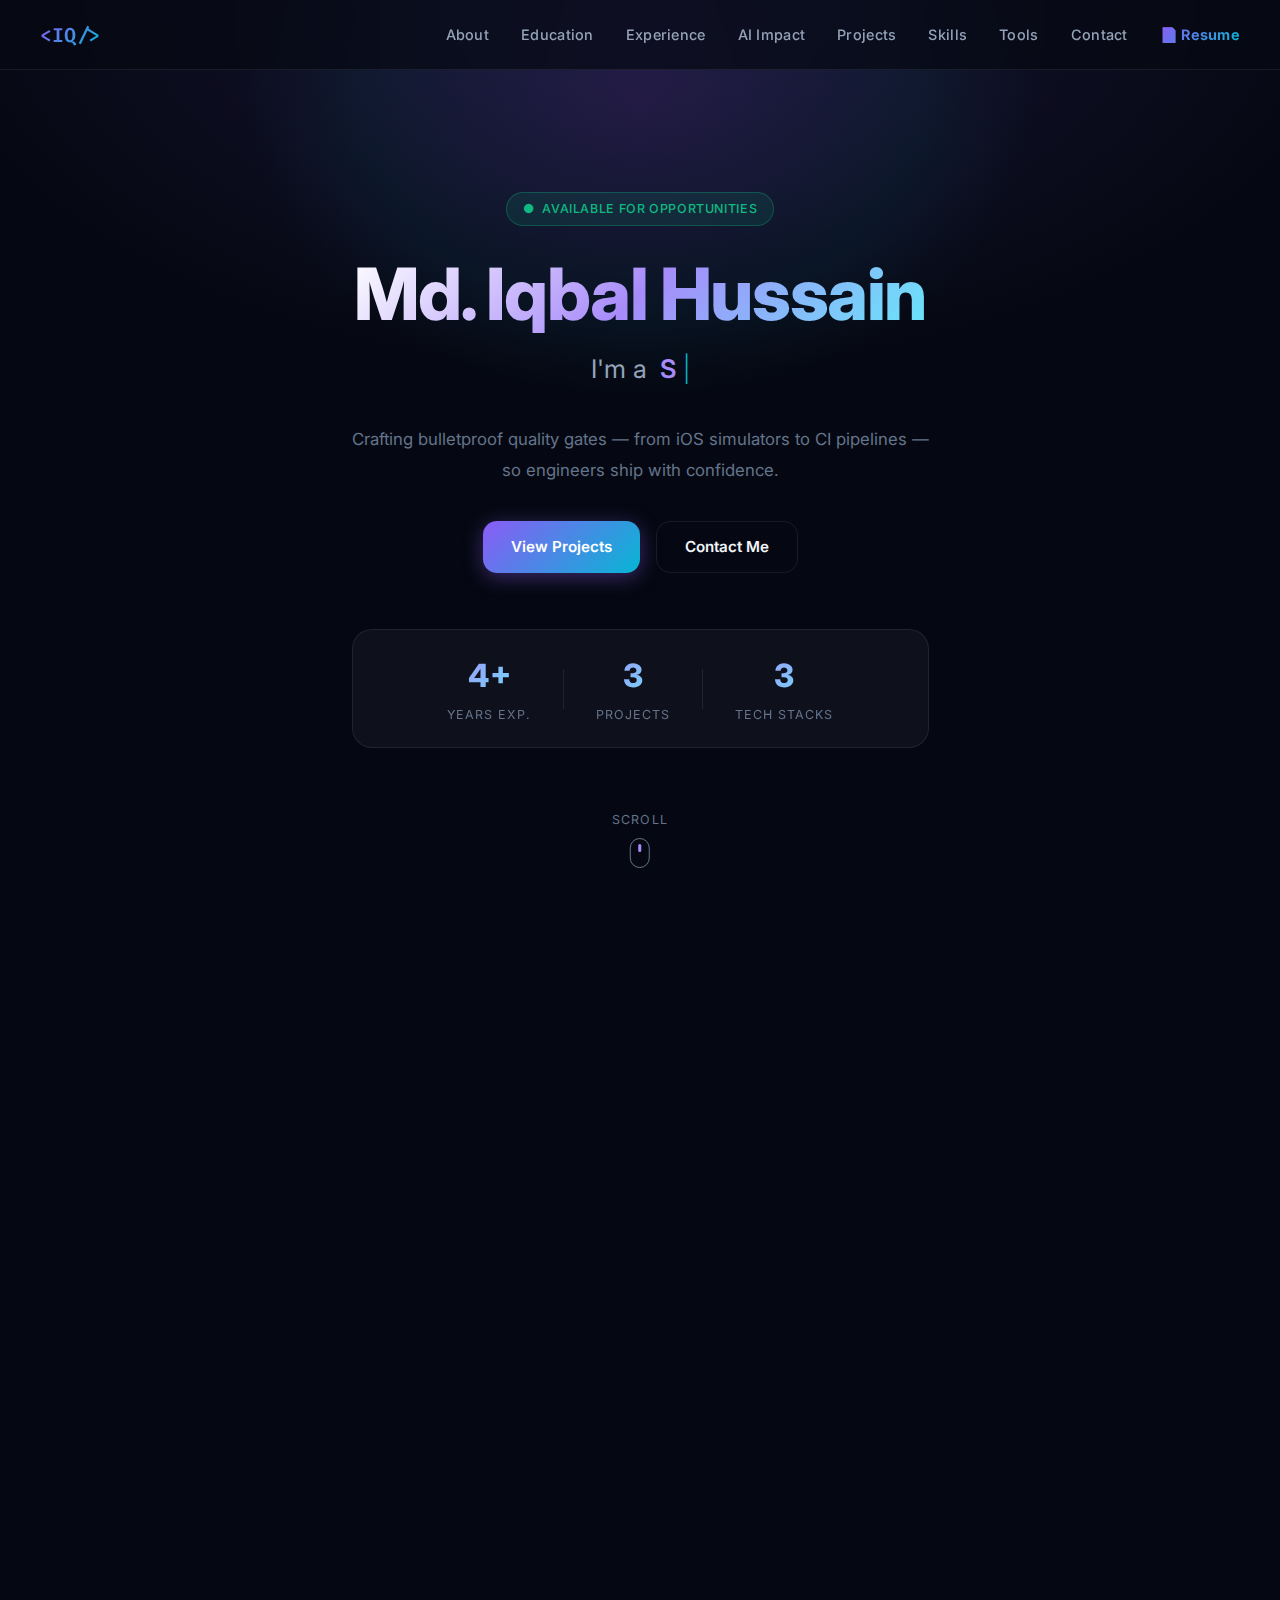
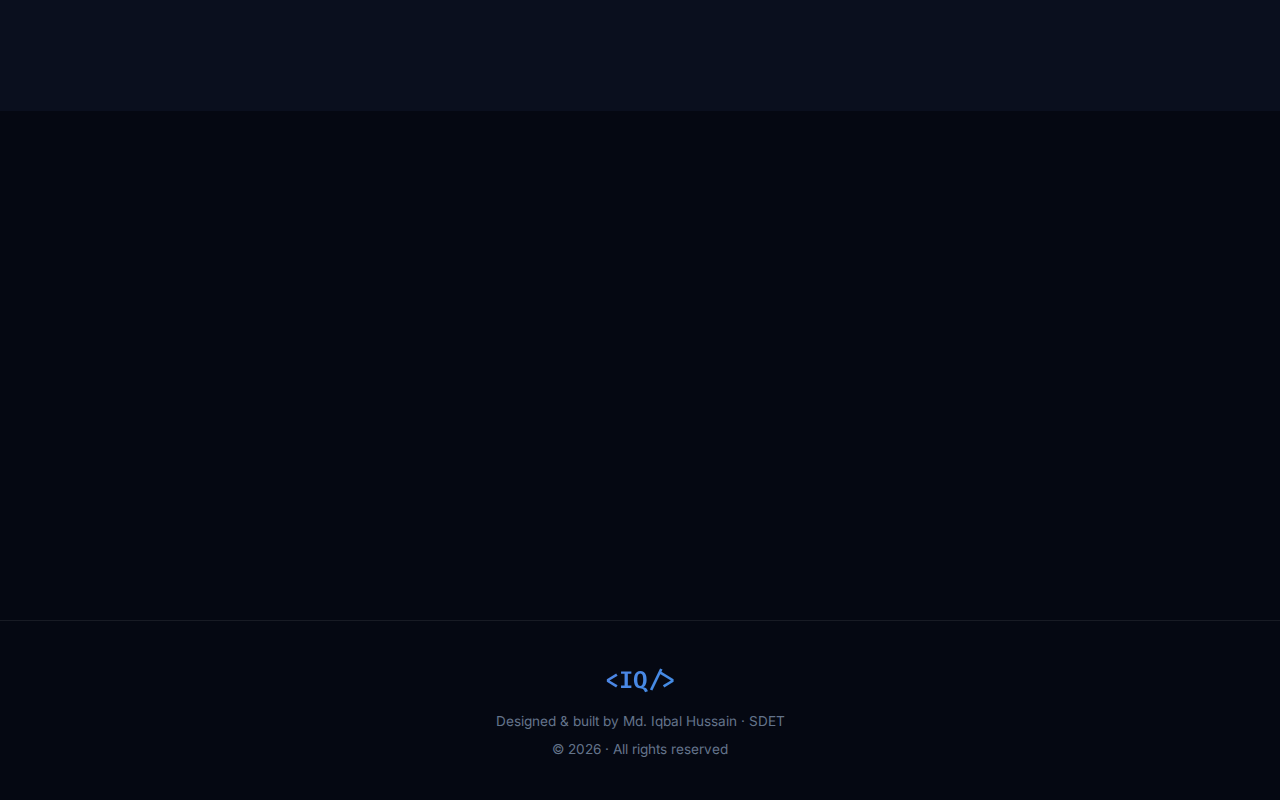
<file: index.html>
<!DOCTYPE html>
<html lang="en">

<head>
    <meta charset="UTF-8" />
    <meta name="viewport" content="width=device-width, initial-scale=1.0" />
    <meta name="description"
        content="Md. Iqbal Hussain – SDET with 4 years of experience in mobile and web test automation using Java Appium, Selenium, Playwright, REST Assured and more." />
    <title>Md. Iqbal Hussain | SDET Portfolio</title>
    <link rel="preconnect" href="https://fonts.googleapis.com" />
    <link rel="preconnect" href="https://fonts.gstatic.com" crossorigin />
    <link
        href="https://fonts.googleapis.com/css2?family=Inter:wght@300;400;500;600;700;800&family=Fira+Code:wght@400;500&display=swap"
        rel="stylesheet" />
    <link rel="stylesheet" href="styles.css" />
</head>

<body>

    <!-- ===== NAVBAR ===== -->
    <nav class="navbar" id="navbar">
        <div class="nav-brand">
            <span class="brand-icon">&lt;IQ/&gt;</span>
        </div>
        <ul class="nav-links" id="navLinks">
            <li><a href="#about" class="nav-link">About</a></li>
            <li><a href="#education" class="nav-link">Education</a></li>
            <li><a href="#experience" class="nav-link">Experience</a></li>
            <li><a href="#ai-impact" class="nav-link">AI Impact</a></li>
            <li><a href="#projects" class="nav-link">Projects</a></li>
            <li><a href="#skills" class="nav-link">Skills</a></li>
            <li><a href="#tools" class="nav-link">Tools</a></li>
            <li><a href="#contact" class="nav-link">Contact</a></li>
            <li><a href="resume.html" target="_blank" class="nav-link nav-resume-link">📄 Resume</a></li>
        </ul>
        <button class="hamburger" id="hamburger" aria-label="Toggle menu">
            <span></span><span></span><span></span>
        </button>
    </nav>

    <!-- ===== HERO ===== -->
    <section class="hero" id="hero">
        <div class="hero-bg-glow"></div>
        <div class="hero-particles" id="heroParticles"></div>
        <div class="hero-content">
            <div class="hero-badge">Available for Opportunities</div>
            <h1 class="hero-name">Md. Iqbal Hussain</h1>
            <div class="hero-title-wrapper">
                <span class="hero-title-prefix">I'm a </span>
                <span class="hero-title-typed" id="typedText"></span>
                <span class="hero-cursor">|</span>
            </div>
            <p class="hero-tagline">
                Crafting bulletproof quality gates — from iOS simulators to CI pipelines —<br />
                so engineers ship with confidence.
            </p>
            <div class="hero-cta">
                <a href="#projects" class="btn btn-primary">View Projects</a>
                <a href="#contact" class="btn btn-ghost">Contact Me</a>
            </div>
            <div class="hero-stats">
                <div class="stat-card">
                    <span class="stat-num">4+</span>
                    <span class="stat-label">Years Exp.</span>
                </div>
                <div class="stat-divider"></div>
                <div class="stat-card">
                    <span class="stat-num">3</span>
                    <span class="stat-label">Projects</span>
                </div>
                <div class="stat-divider"></div>
                <div class="stat-card">
                    <span class="stat-num">3</span>
                    <span class="stat-label">Tech Stacks</span>
                </div>
            </div>
        </div>
        <div class="hero-scroll-hint">
            <span>Scroll</span>
            <div class="scroll-arrow"></div>
        </div>
    </section>

    <!-- ===== ABOUT ===== -->
    <section class="section" id="about">
        <div class="container">
            <div class="section-header fade-in">
                <span class="section-tag">Who I Am</span>
                <h2 class="section-title">About Me</h2>
            </div>
            <div class="about-grid fade-in">
                <div class="about-text">
                    <p>
                        I'm a passionate <strong>Software Development Engineer in Test (SDET)</strong> with <strong>4+
                            years of hands-on experience</strong> at TestYantra Software Solutions Pvt Ltd, delivering
                        quality for global clients like <strong>Xylem Inc.</strong>
                    </p>
                    <p>
                        My expertise spans the full automation spectrum — from native mobile apps on <strong>Android
                            &amp; iOS</strong> (Java + Appium) to complex web platforms (Selenium → Playwright JS
                        migration). I thrive in both <strong>Agile</strong> and <strong>Kanban</strong> environments and
                        love leveraging AI-powered tools like <strong>GitHub Copilot</strong> and MCP servers to
                        accelerate test development.
                    </p>
                    <p>
                        Beyond testing, I have foundational knowledge of <strong>PostgreSQL databases</strong>, backend
                        behavior, and UI development — allowing me to collaborate closely with dev teams to build
                        quality from the ground up, not just gate it at the end.
                    </p>
                    <div class="about-highlights">
                        <div class="highlight-item">
                            <div class="highlight-icon">📱</div>
                            <div>
                                <strong>Mobile Testing</strong>
                                <span>Android &amp; iOS · Simulators/Emulators &amp; Real Devices</span>
                            </div>
                        </div>
                        <div class="highlight-item">
                            <div class="highlight-icon">🌐</div>
                            <div>
                                <strong>Web Automation</strong>
                                <span>Selenium → Playwright JS Migration</span>
                            </div>
                        </div>
                        <div class="highlight-item">
                            <div class="highlight-icon">⚙️</div>
                            <div>
                                <strong>API Testing</strong>
                                <span>REST Assured · Postman</span>
                            </div>
                        </div>
                        <div class="highlight-item">
                            <div class="highlight-icon">🤖</div>
                            <div>
                                <strong>AI-Assisted Testing</strong>
                                <span>GitHub Copilot · Appium MCP · Playwright MCP</span>
                            </div>
                        </div>
                        <div class="highlight-item">
                            <div class="highlight-icon">🔁</div>
                            <div>
                                <strong>Framework Flexible</strong>
                                <span>Compatible to work on any framework — BDD, Hybrid, Data-Driven</span>
                            </div>
                        </div>
                        <div class="highlight-item">
                            <div class="highlight-icon">🚀</div>
                            <div>
                                <strong>Quick Learner</strong>
                                <span>Ready to learn and adapt to new technologies fast</span>
                            </div>
                        </div>
                    </div>
                </div>
                <div class="about-card-side">
                    <div class="profile-card">
                        <div class="profile-avatar">
                            <span>IQ</span>
                            <div class="avatar-ring"></div>
                        </div>
                        <div class="profile-info">
                            <h3>Md. Iqbal Hussain</h3>
                            <span class="profile-role">SDET</span>
                        </div>
                        <div class="profile-meta">
                            <div class="meta-row">
                                <span class="meta-label">Company</span>
                                <span class="meta-value">TestYantra Software Solutions</span>
                            </div>
                            <div class="meta-row">
                                <span class="meta-label">Client</span>
                                <span class="meta-value">Xylem Inc.</span>
                            </div>
                            <div class="meta-row">
                                <span class="meta-label">Experience</span>
                                <span class="meta-value">4 Years</span>
                            </div>
                            <div class="meta-row">
                                <span class="meta-label">Methodology</span>
                                <span class="meta-value">Agile · Kanban</span>
                            </div>
                            <div class="meta-row">
                                <span class="meta-label">Location</span>
                                <span class="meta-value">India</span>
                            </div>
                        </div>
                    </div>
                </div>
            </div>
        </div>
    </section>

    <!-- ===== EDUCATION ===== -->
    <section class="section section-alt" id="education">
        <div class="container">
            <div class="section-header fade-in">
                <span class="section-tag">Academic Background</span>
                <h2 class="section-title">Education</h2>
            </div>
            <div class="edu-timeline fade-in">

                <div class="edu-card">
                    <div class="edu-year-badge">2017</div>
                    <div class="edu-icon">🎓</div>
                    <div class="edu-content">
                        <h3>B.Tech — Mechanical Engineering</h3>
                        <p class="edu-institute">RIMT IET, Mandigobindgarh, Punjab</p>
                        <p class="edu-detail">Bachelor of Technology · Graduation Year 2017</p>
                    </div>
                </div>

                <div class="edu-card">
                    <div class="edu-year-badge">2013</div>
                    <div class="edu-icon">📚</div>
                    <div class="edu-content">
                        <h3>12th Standard — Science</h3>
                        <p class="edu-institute">Higher Secondary Education</p>
                        <p class="edu-detail">Physics · Chemistry · Mathematics · 2013</p>
                    </div>
                </div>

                <div class="edu-card">
                    <div class="edu-year-badge">2011</div>
                    <div class="edu-icon">🏫</div>
                    <div class="edu-content">
                        <h3>10th Standard</h3>
                        <p class="edu-institute">Secondary School Education</p>
                        <p class="edu-detail">Matriculation · 2011</p>
                    </div>
                </div>

            </div>
        </div>
    </section>

    <!-- ===== EXPERIENCE ===== -->
    <section class="section section-alt" id="experience">
        <div class="container">
            <div class="section-header fade-in">
                <span class="section-tag">Career</span>
                <h2 class="section-title">Experience</h2>
            </div>
            <div class="timeline fade-in">
                <div class="timeline-item">
                    <div class="timeline-dot"></div>
                    <div class="timeline-card">
                        <div class="timeline-header">
                            <div>
                                <h3 class="timeline-role">Software Development Engineer in Test (SDET)</h3>
                                <p class="timeline-company">TestYantra Software Solutions Pvt Ltd</p>
                                <p class="timeline-client">Client: <strong>Xylem Inc.</strong></p>
                            </div>
                            <div class="timeline-duration">
                                <span>Jun 2022 – Present</span>
                                <span class="duration-badge">4+ Years</span>
                            </div>
                        </div>
                        <ul class="timeline-bullets">
                            <li>Designed and maintained end-to-end mobile automation frameworks using <strong>Java +
                                    Appium</strong> for Android and iOS platforms.</li>
                            <li>Built and scaled web automation test suites with <strong>Java Selenium</strong>, then
                                led migration to <strong>Playwright JS</strong>.</li>
                            <li>Performed comprehensive API testing using <strong>REST Assured</strong> and
                                <strong>Postman</strong> across microservices.
                            </li>
                            <li>Executed testing on <strong>simulators, emulators, and real devices</strong> for both
                                Android &amp; iOS environments.</li>
                            <li>Integrated test pipelines with <strong>GitHub Actions &amp; GitHub CI/CD</strong> for
                                automated regression runs.</li>
                            <li>Leveraged <strong>GitHub Copilot</strong>, <strong>Appium MCP</strong>, and
                                <strong>Playwright MCP</strong> servers to accelerate framework development.
                            </li>
                            <li>Worked with <strong>PostgreSQL</strong> databases for test data management and backend
                                validation.</li>
                            <li>Collaborated in <strong>Agile &amp; Kanban</strong> teams using Bitbucket and GitHub for
                                version control.</li>
                        </ul>
                        <div class="timeline-tags">
                            <span class="tag">Java</span>
                            <span class="tag">Appium</span>
                            <span class="tag">Selenium</span>
                            <span class="tag">Playwright JS</span>
                            <span class="tag">REST Assured</span>
                            <span class="tag">Postman</span>
                            <span class="tag">GitHub Actions</span>
                            <span class="tag">PostgreSQL</span>
                            <span class="tag">Android &amp; iOS</span>
                        </div>
                    </div>
                </div>
            </div>
        </div>
    </section>

    <!-- ===== AI IMPACT ===== -->
    <section class="section" id="ai-impact">
        <div class="container">
            <div class="section-header fade-in">
                <span class="section-tag">AI × Quality Engineering</span>
                <h2 class="section-title">How I Use AI to Deliver More</h2>
                <p class="section-subtitle">Leveraging AI tools like GitHub Copilot, Appium MCP, and Playwright MCP to
                    write faster, smarter, and more reliable tests — and deliver real value to the client.</p>
            </div>

            <!-- Visual 1: SDET Workflow -->
            <div class="ai-visual-block fade-in">
                <div class="ai-visual-image">
                    <img src="sdet_ai_workflow.png" alt="AI-Enhanced SDET Automation Workflow" />
                </div>
                <div class="ai-visual-content">
                    <div class="ai-visual-tag">My Process</div>
                    <h3>AI-Enhanced SDET Workflow</h3>
                    <p>
                        My end-to-end testing process is augmented by AI at every stage — from analysing requirements
                        and generating test scripts with <strong>GitHub Copilot</strong>, executing cross-platform tests
                        via <strong>Appium & Playwright</strong>, to analysing results and feeding insights back to the
                        dev team through automated CI pipelines.
                    </p>
                    <ul class="ai-points">
                        <li><span class="ai-dot purple"></span>AI reads the feature spec and suggests test scenarios
                            instantly</li>
                        <li><span class="ai-dot cyan"></span>Copilot autocompletes Page Objects, locators & step
                            definitions</li>
                        <li><span class="ai-dot green"></span>MCP servers trigger and control test runs autonomously
                        </li>
                        <li><span class="ai-dot orange"></span>CI pipeline reports failures with AI-curated context</li>
                    </ul>
                </div>
            </div>

            <!-- Visual 2: MCP AI Tools -->
            <div class="ai-visual-block ai-visual-block--reverse fade-in">
                <div class="ai-visual-image">
                    <img src="ai_mcp_testing.png" alt="MCP Server AI-Powered Test Automation" />
                </div>
                <div class="ai-visual-content">
                    <div class="ai-visual-tag">AI Tooling</div>
                    <h3>MCP Servers for Intelligent Automation</h3>
                    <p>
                        By integrating <strong>Appium MCP</strong> and <strong>Playwright MCP</strong> servers, I
                        connect AI agents directly to the test execution layer. This means I can describe test goals in
                        natural language and have AI generate, run, and debug tests — cutting scripting time
                        drastically.
                    </p>
                    <ul class="ai-points">
                        <li><span class="ai-dot purple"></span><strong>Appium MCP</strong> — AI-driven mobile
                            interaction on Android & iOS</li>
                        <li><span class="ai-dot cyan"></span><strong>Playwright MCP</strong> — AI-navigates web apps and
                            auto-generates assertions</li>
                        <li><span class="ai-dot green"></span><strong>GitHub Copilot</strong> — Real-time code
                            suggestions for test frameworks</li>
                    </ul>
                </div>
            </div>

            <!-- Visual 3: Client Benefits -->
            <div class="ai-visual-block fade-in">
                <div class="ai-visual-image">
                    <img src="client_ai_benefits.png" alt="Client Benefits from AI-Enhanced QA" />
                </div>
                <div class="ai-visual-content">
                    <div class="ai-visual-tag">Client Value</div>
                    <h3>How Xylem Inc. Benefits from AI-Enhanced QA</h3>
                    <p>
                        By embedding AI into the QA pipeline, I helped Xylem Inc. achieve measurable improvements across
                        their Optimyze, Xylem X, and Avensor products — shipping faster with greater confidence.
                    </p>
                    <ul class="ai-points">
                        <li><span class="ai-dot purple"></span><strong>Faster Test Creation</strong> — AI-generated test
                            scripts reduced scripting time by ~50%</li>
                        <li><span class="ai-dot cyan"></span><strong>Earlier Bug Detection</strong> — Bugs caught in dev
                            sprint, not after release</li>
                        <li><span class="ai-dot green"></span><strong>Reduced Manual Effort</strong> — Repetitive
                            regression fully automated via CI/CD</li>
                        <li><span class="ai-dot orange"></span><strong>Higher Test Coverage</strong> — AI suggests edge
                            cases engineers might miss</li>
                    </ul>
                    <div class="ai-impact-stats">
                        <div class="impact-stat">
                            <span class="impact-num">~50%</span>
                            <span class="impact-label">Faster Script Writing</span>
                        </div>
                        <div class="impact-stat">
                            <span class="impact-num">98%</span>
                            <span class="impact-label">Test Coverage</span>
                        </div>
                        <div class="impact-stat">
                            <span class="impact-num">3x</span>
                            <span class="impact-label">More Edge Cases</span>
                        </div>
                    </div>
                </div>
            </div>

        </div>
    </section>

    <!-- ===== PROJECTS ===== -->
    <section class="section" id="projects">
        <div class="container">
            <div class="section-header fade-in">
                <span class="section-tag">What I Tested</span>
                <h2 class="section-title">Projects</h2>
            </div>
            <div class="projects-grid">

                <!-- Optimyze -->
                <div class="project-card fade-in" data-index="0">
                    <div class="project-glow glow-purple"></div>
                    <div class="project-header">
                        <div class="project-icon">📊</div>
                        <div class="project-platform mobile-badge">Mobile App</div>
                    </div>
                    <h3 class="project-name">Optimyze</h3>
                    <p class="project-client">Xylem Inc.</p>
                    <p class="project-desc">
                        An IoT-based asset health monitoring application that provides real-time insights into
                        industrial devices such as <strong>pumps, heat exchangers</strong>, and other critical
                        equipment. The app tracks performance metrics, alerts for anomalies, and visualizes device
                        health dashboards.
                    </p>
                    <div class="project-responsibility">
                        <span class="resp-label">My Role:</span> Built and maintained mobile automation test suite for
                        iOS and Android using Java + Appium, covering device connectivity, data accuracy, and alert
                        validation flows.
                    </div>
                    <div class="project-stack">
                        <span class="stack-badge">Java</span>
                        <span class="stack-badge">Appium</span>
                        <span class="stack-badge">Android</span>
                        <span class="stack-badge">iOS</span>
                        <span class="stack-badge">Cucumber</span>
                    </div>
                </div>



                <!-- Avensor -->
                <div class="project-card fade-in" data-index="2">
                    <div class="project-glow glow-green"></div>
                    <div class="project-header">
                        <div class="project-icon">🖥️</div>
                        <div class="project-platform web-badge">Web App</div>
                    </div>
                    <h3 class="project-name">Avensor</h3>
                    <p class="project-client">Xylem Inc.</p>
                    <p class="project-desc">
                        A comprehensive <strong>data analytics and visualization platform</strong> where users can view,
                        analyze, and manage all telemetry data from connected industrial devices. Avensor serves as the
                        central data hub for Xylem's ecosystem.
                    </p>
                    <div class="project-responsibility">
                        <span class="resp-label">My Role:</span> Automated web UI tests using Java Selenium, then led
                        migration to Playwright JS. Covered dashboards, data grids, filters, and user management
                        modules.
                    </div>
                    <div class="project-stack">
                        <span class="stack-badge">Playwright JS</span>
                        <span class="stack-badge">Selenium</span>
                        <span class="stack-badge">Java</span>
                        <span class="stack-badge">REST Assured</span>
                        <span class="stack-badge">PostgreSQL</span>
                    </div>
                </div>

                <!-- Xylem X -->
                <div class="project-card fade-in" data-index="2">
                    <div class="project-glow glow-cyan"></div>
                    <div class="project-header">
                        <div class="project-icon">🎛️</div>
                        <div class="project-platform mobile-badge">Mobile App</div>
                    </div>
                    <h3 class="project-name">Xylem X</h3>
                    <p class="project-client">Xylem Inc.</p>
                    <p class="project-desc">
                        A mobile application for smart control of <strong>industrial pump systems</strong>. Xylem X acts
                        as a connected controller interface, enabling operators to configure, monitor, and manage pump
                        operations remotely through a mobile device.
                    </p>
                    <div class="project-responsibility">
                        <span class="resp-label">My Role:</span> Developed mobile automation test cases for controller
                        configurations, pump command flows, and real-device validation on Android and iOS using Java +
                        Appium.
                    </div>
                    <div class="project-stack">
                        <span class="stack-badge">Java</span>
                        <span class="stack-badge">Appium</span>
                        <span class="stack-badge">Android</span>
                        <span class="stack-badge">iOS</span>
                        <span class="stack-badge">TestNG</span>
                    </div>
                </div>

            </div>
        </div>
    </section>

    <!-- ===== SKILLS ===== -->
    <section class="section section-alt" id="skills">
        <div class="container">
            <div class="section-header fade-in">
                <span class="section-tag">Expertise</span>
                <h2 class="section-title">Skills</h2>
            </div>
            <div class="skills-container fade-in">

                <div class="skill-category">
                    <h3 class="skill-cat-title">Mobile Automation</h3>
                    <div class="skill-items">
                        <div class="skill-bar-item">
                            <div class="skill-bar-header"><span>Java + Appium</span><span class="skill-pct">90%</span>
                            </div>
                            <div class="skill-bar-track">
                                <div class="skill-bar-fill" data-width="90"></div>
                            </div>
                        </div>
                        <div class="skill-bar-item">
                            <div class="skill-bar-header"><span>Android Testing</span><span class="skill-pct">88%</span>
                            </div>
                            <div class="skill-bar-track">
                                <div class="skill-bar-fill" data-width="88"></div>
                            </div>
                        </div>
                        <div class="skill-bar-item">
                            <div class="skill-bar-header"><span>iOS Testing</span><span class="skill-pct">82%</span>
                            </div>
                            <div class="skill-bar-track">
                                <div class="skill-bar-fill" data-width="82"></div>
                            </div>
                        </div>
                        <div class="skill-bar-item">
                            <div class="skill-bar-header"><span>Simulator / Emulator</span><span
                                    class="skill-pct">85%</span></div>
                            <div class="skill-bar-track">
                                <div class="skill-bar-fill" data-width="85"></div>
                            </div>
                        </div>
                    </div>
                </div>

                <div class="skill-category">
                    <h3 class="skill-cat-title">Web Automation</h3>
                    <div class="skill-items">
                        <div class="skill-bar-item">
                            <div class="skill-bar-header"><span>Playwright JS</span><span class="skill-pct">85%</span>
                            </div>
                            <div class="skill-bar-track">
                                <div class="skill-bar-fill" data-width="85"></div>
                            </div>
                        </div>
                        <div class="skill-bar-item">
                            <div class="skill-bar-header"><span>Selenium (Java)</span><span class="skill-pct">88%</span>
                            </div>
                            <div class="skill-bar-track">
                                <div class="skill-bar-fill" data-width="88"></div>
                            </div>
                        </div>
                    </div>
                </div>

                <div class="skill-category">
                    <h3 class="skill-cat-title">API Testing</h3>
                    <div class="skill-items">
                        <div class="skill-bar-item">
                            <div class="skill-bar-header"><span>REST Assured</span><span class="skill-pct">85%</span>
                            </div>
                            <div class="skill-bar-track">
                                <div class="skill-bar-fill" data-width="85"></div>
                            </div>
                        </div>
                        <div class="skill-bar-item">
                            <div class="skill-bar-header"><span>Postman</span><span class="skill-pct">88%</span></div>
                            <div class="skill-bar-track">
                                <div class="skill-bar-fill" data-width="88"></div>
                            </div>
                        </div>
                    </div>
                </div>

                <div class="skill-category">
                    <h3 class="skill-cat-title">Programming & DB</h3>
                    <div class="skill-items">
                        <div class="skill-bar-item">
                            <div class="skill-bar-header"><span>Java</span><span class="skill-pct">88%</span></div>
                            <div class="skill-bar-track">
                                <div class="skill-bar-fill" data-width="88"></div>
                            </div>
                        </div>
                        <div class="skill-bar-item">
                            <div class="skill-bar-header"><span>JavaScript</span><span class="skill-pct">72%</span>
                            </div>
                            <div class="skill-bar-track">
                                <div class="skill-bar-fill" data-width="72"></div>
                            </div>
                        </div>
                        <div class="skill-bar-item">
                            <div class="skill-bar-header"><span>PostgreSQL</span><span class="skill-pct">65%</span>
                            </div>
                            <div class="skill-bar-track">
                                <div class="skill-bar-fill" data-width="65"></div>
                            </div>
                        </div>
                    </div>
                </div>

                <div class="skill-category">
                    <h3 class="skill-cat-title">Frameworks</h3>
                    <div class="skill-items">
                        <div class="skill-bar-item">
                            <div class="skill-bar-header"><span>BDD (Cucumber)</span><span class="skill-pct">85%</span>
                            </div>
                            <div class="skill-bar-track">
                                <div class="skill-bar-fill" data-width="85"></div>
                            </div>
                        </div>
                        <div class="skill-bar-item">
                            <div class="skill-bar-header"><span>Hybrid Framework</span><span
                                    class="skill-pct">82%</span></div>
                            <div class="skill-bar-track">
                                <div class="skill-bar-fill" data-width="82"></div>
                            </div>
                        </div>
                        <div class="skill-bar-item">
                            <div class="skill-bar-header"><span>Data-Driven Framework</span><span
                                    class="skill-pct">78%</span></div>
                            <div class="skill-bar-track">
                                <div class="skill-bar-fill" data-width="78"></div>
                            </div>
                        </div>
                    </div>
                </div>

            </div>
        </div>
    </section>

    <!-- ===== TOOLS ===== -->
    <section class="section" id="tools">
        <div class="container">
            <div class="section-header fade-in">
                <span class="section-tag">Toolbox</span>
                <h2 class="section-title">Tools & Technologies</h2>
            </div>
            <div class="tools-grid fade-in">

                <div class="tool-card">
                    <div class="tool-icon">🤖</div>
                    <h4>GitHub Copilot</h4>
                    <p>AI pair programmer for writing test scripts and boilerplate faster</p>
                    <span class="tool-level expert">Expert</span>
                </div>

                <div class="tool-card">
                    <div class="tool-icon">📱</div>
                    <h4>Appium MCP</h4>
                    <p>MCP server integration for AI-driven mobile automation acceleration</p>
                    <span class="tool-level advanced">Advanced</span>
                </div>

                <div class="tool-card">
                    <div class="tool-icon">🎭</div>
                    <h4>Playwright MCP</h4>
                    <p>MCP server for AI-assisted Playwright test generation and execution</p>
                    <span class="tool-level advanced">Advanced</span>
                </div>

                <div class="tool-card">
                    <div class="tool-icon">⚡</div>
                    <h4>GitHub Actions</h4>
                    <p>CI/CD pipelines for automated test execution on every commit</p>
                    <span class="tool-level advanced">Advanced</span>
                </div>

                <div class="tool-card">
                    <div class="tool-icon">🐙</div>
                    <h4>GitHub & Bitbucket</h4>
                    <p>Version control, pull requests, branching strategies</p>
                    <span class="tool-level expert">Expert</span>
                </div>

                <div class="tool-card">
                    <div class="tool-icon">🔬</div>
                    <h4>Postman</h4>
                    <p>API testing, collections, environments, and automation runs</p>
                    <span class="tool-level expert">Expert</span>
                </div>

                <div class="tool-card">
                    <div class="tool-icon">🗄️</div>
                    <h4>PostgreSQL</h4>
                    <p>Database queries for test data setup and backend validation</p>
                    <span class="tool-level intermediate">Intermediate</span>
                </div>

                <div class="tool-card">
                    <div class="tool-icon">🍎</div>
                    <h4>Xcode Simulator</h4>
                    <p>iOS app testing on simulators and physical iPhone/iPad devices</p>
                    <span class="tool-level advanced">Advanced</span>
                </div>

                <div class="tool-card">
                    <div class="tool-icon">🤖</div>
                    <h4>Android Emulator</h4>
                    <p>AVD management for Android testing across multiple OS versions</p>
                    <span class="tool-level advanced">Advanced</span>
                </div>

                <div class="tool-card">
                    <div class="tool-icon">🥒</div>
                    <h4>Cucumber / BDD</h4>
                    <p>Behaviour-Driven Development with Gherkin feature files</p>
                    <span class="tool-level expert">Expert</span>
                </div>

                <div class="tool-card">
                    <div class="tool-icon">📋</div>
                    <h4>TestNG / JUnit</h4>
                    <p>Java test execution frameworks with parallel and group running</p>
                    <span class="tool-level expert">Expert</span>
                </div>

                <div class="tool-card">
                    <div class="tool-icon">📊</div>
                    <h4>Extent Reports</h4>
                    <p>Rich HTML test reports with screenshots and step-level details</p>
                    <span class="tool-level advanced">Advanced</span>
                </div>

            </div>
        </div>
    </section>

    <!-- ===== CONTACT ===== -->
    <section class="section section-alt" id="contact">
        <div class="container">
            <div class="section-header fade-in">
                <span class="section-tag">Let's Talk</span>
                <h2 class="section-title">Get In Touch</h2>
            </div>
            <div class="contact-wrapper fade-in">
                <div class="contact-text">
                    <p>
                        I'm always open to discussing new opportunities, exciting projects, or just chatting about test
                        automation and AI-powered QA. Feel free to reach out!
                    </p>
                    <div class="contact-links">
                        <a href="mailto:iqbalrimtian2214@gmail.com" class="contact-link" id="emailLink">
                            <span class="contact-link-icon">✉️</span>
                            <span>iqbalrimtian2214@gmail.com</span>
                        </a>
                        <a href="tel:+917004171623" class="contact-link" id="phoneLink">
                            <span class="contact-link-icon">📞</span>
                            <span>+91 7004171623</span>
                        </a>
                        <a href="https://linkedin.com/in/md-iqbal-hussain-52b135155" target="_blank"
                            class="contact-link" id="linkedinLink">
                            <span class="contact-link-icon">💼</span>
                            <span>linkedin.com/in/md-iqbal-hussain-52b135155</span>
                        </a>
                        <a href="https://github.com/iqbal-2214" target="_blank" class="contact-link" id="githubLink">
                            <span class="contact-link-icon">🐙</span>
                            <span>github.com/iqbal-2214</span>
                        </a>
                    </div>
                </div>
                <div class="contact-card">
                    <h3>Quick Facts</h3>
                    <ul class="quick-facts">
                        <li><span>👨‍💻</span> 4+ Years in Test Automation</li>
                        <li><span>📱</span> Mobile + Web + API Testing</li>
                        <li><span>🤖</span> AI-Assisted Test Engineering</li>
                        <li><span>🚀</span> CI/CD & DevOps Collaboration</li>
                        <li><span>🌟</span> Always Learning New Tools</li>
                    </ul>
                </div>
            </div>
        </div>
    </section>

    <!-- ===== RESUME CTA ===== -->
    <section class="section resume-cta-section" id="resume">
        <div class="container">
            <div class="resume-cta-card fade-in">
                <div class="resume-cta-glow"></div>
                <div class="resume-cta-left">
                    <div class="resume-cta-tag">📄 ATS Optimized</div>
                    <h2 class="resume-cta-title">My Resume</h2>
                    <p class="resume-cta-desc">
                        Full profile with experience, projects, skills, and education — structured for maximum ATS score
                        and recruiter readability.
                    </p>
                    <div class="resume-cta-badges">
                        <span class="rcta-badge">✅ ATS Friendly</span>
                        <span class="rcta-badge">📑 Clean Layout</span>
                        <span class="rcta-badge">⚡ Instant PDF</span>
                    </div>
                </div>
                <div class="resume-cta-right">
                    <a href="resume.html" target="_blank" class="btn-resume-view">
                        <span>View Resume</span>
                        <svg width="20" height="20" viewBox="0 0 24 24" fill="none" stroke="currentColor"
                            stroke-width="2.5">
                            <path d="M18 13v6a2 2 0 0 1-2 2H5a2 2 0 0 1-2-2V8a2 2 0 0 1 2-2h6" />
                            <polyline points="15 3 21 3 21 9" />
                            <line x1="10" y1="14" x2="21" y2="3" />
                        </svg>
                    </a>
                    <a href="resume.html" target="_blank" class="btn-resume-download"
                        onclick="handleResumeDownload(event)">
                        <svg width="20" height="20" viewBox="0 0 24 24" fill="none" stroke="currentColor"
                            stroke-width="2.5">
                            <path d="M12 15V3m0 12l-4-4m4 4l4-4" />
                            <path d="M2 17l.621 2.485A2 2 0 0 0 4.561 21h14.878a2 2 0 0 0 1.94-1.515L22 17" />
                        </svg>
                        <span>Download PDF</span>
                    </a>
                </div>
            </div>
        </div>
    </section>

    <!-- ===== FOOTER ===== -->
    <footer class="footer">
        <div class="container">
            <div class="footer-inner">
                <span class="brand-icon footer-brand">&lt;IQ/&gt;</span>
                <p>Designed &amp; built by Md. Iqbal Hussain · SDET</p>
                <p class="footer-copy">© 2026 · All rights reserved</p>
            </div>
        </div>
    </footer>

    <script src="script.js"></script>
</body>

</html>
</file>
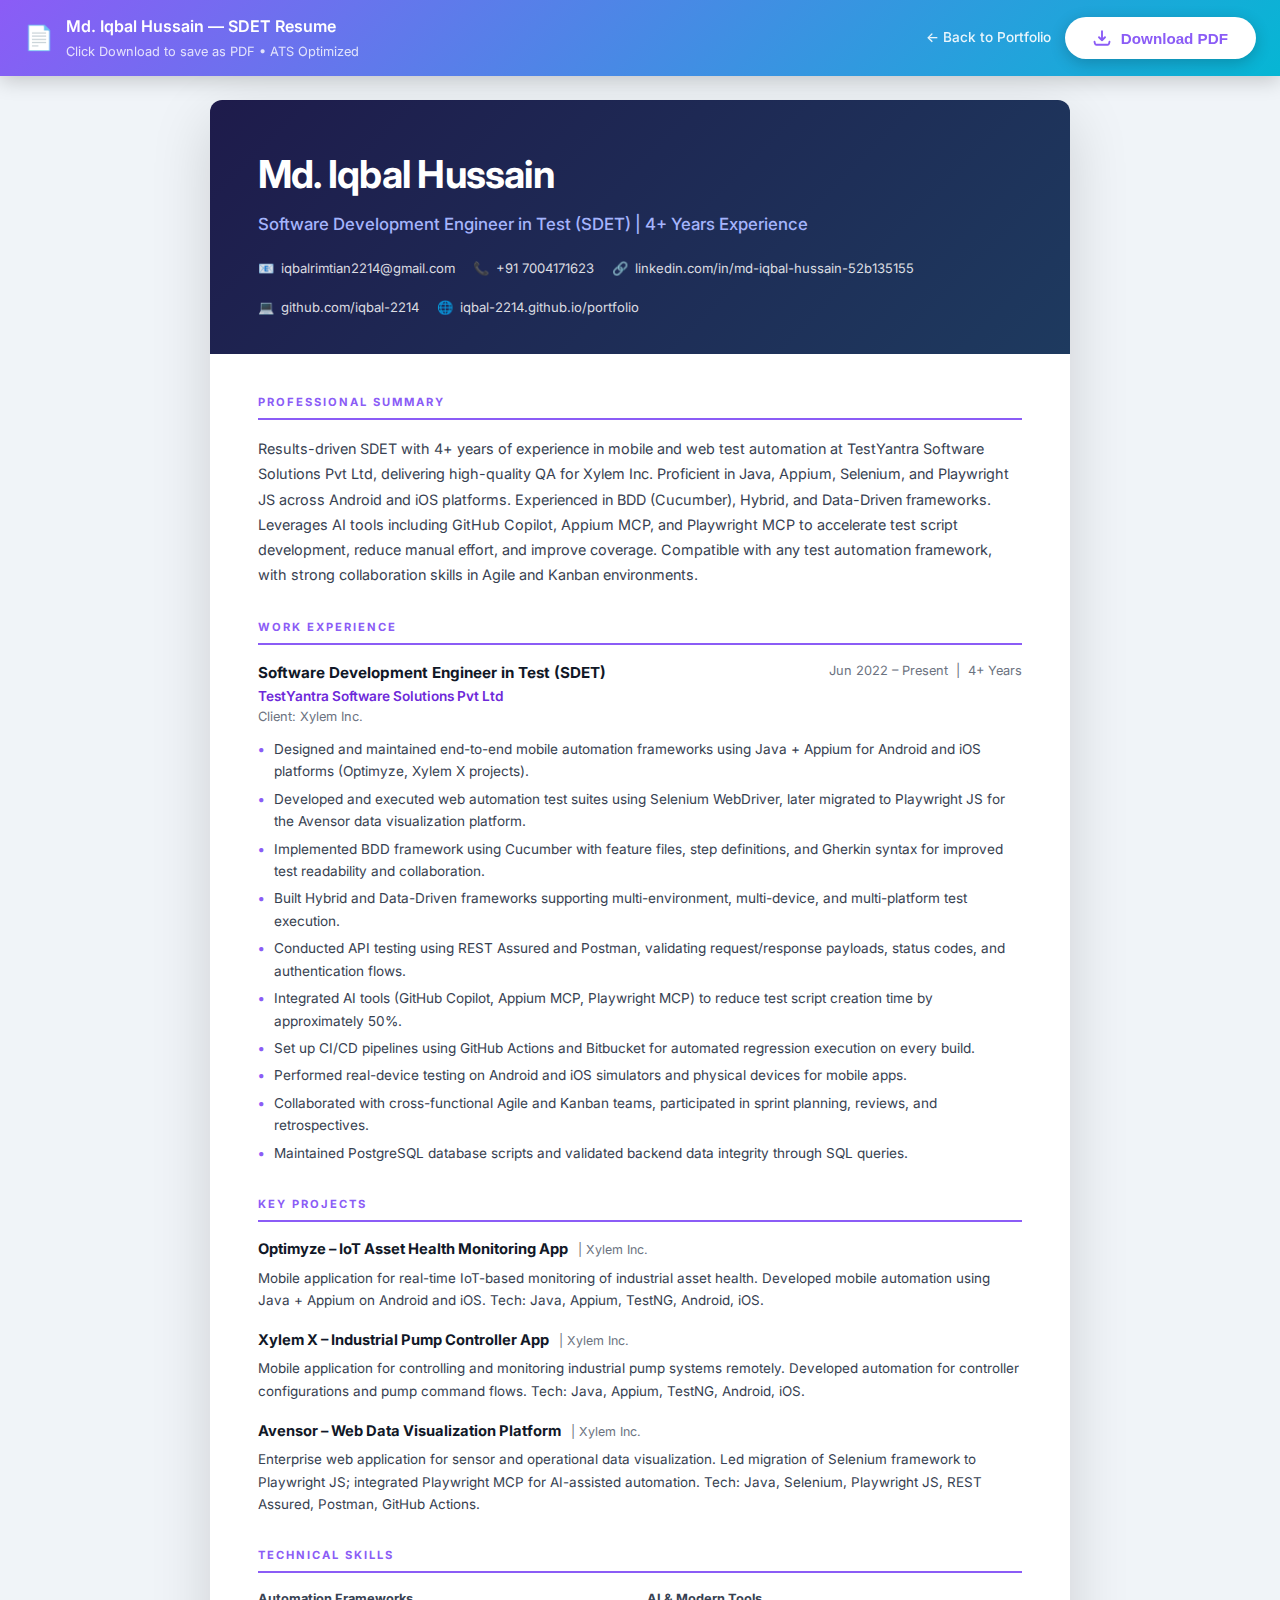
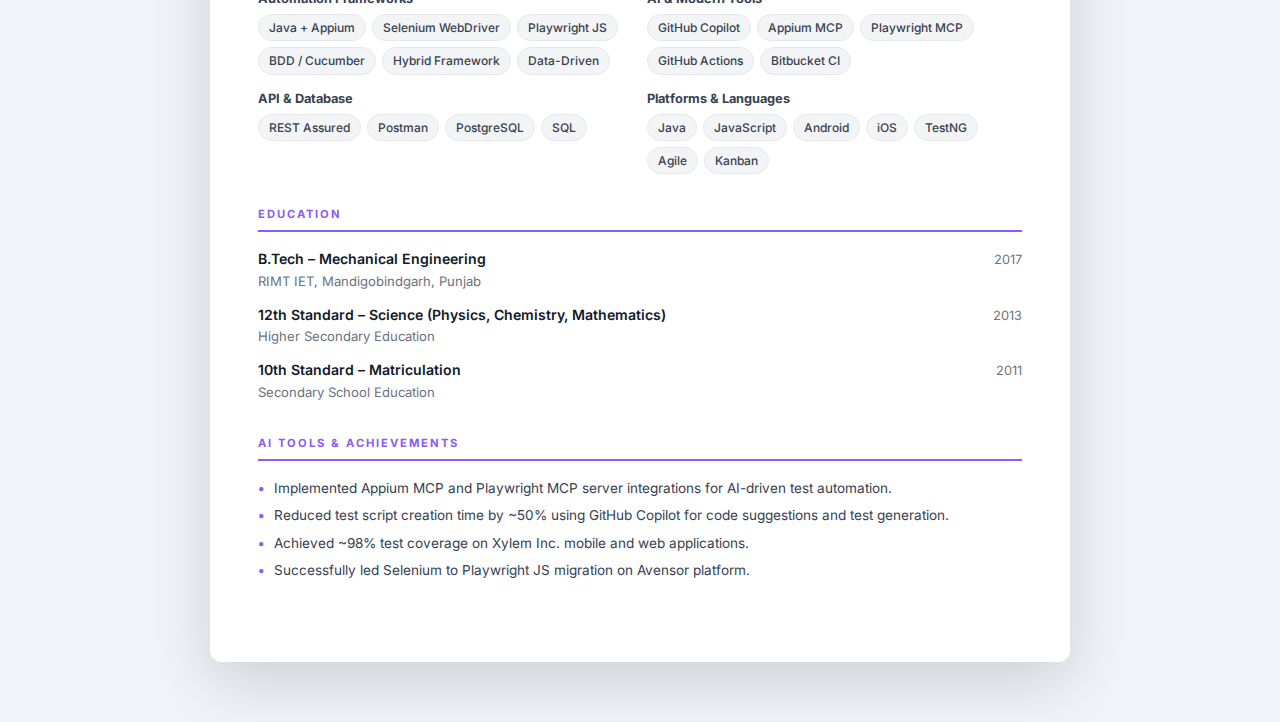
<file: resume.html>
<!DOCTYPE html>
<html lang="en">

<head>
    <meta charset="UTF-8" />
    <meta name="viewport" content="width=device-width, initial-scale=1.0" />
    <title>Md. Iqbal Hussain – SDET Resume</title>
    <link href="https://fonts.googleapis.com/css2?family=Inter:wght@400;500;600;700&display=swap" rel="stylesheet" />
    <style>
        /* ── Screen styles ── */
        *,
        *::before,
        *::after {
            box-sizing: border-box;
            margin: 0;
            padding: 0;
        }

        body {
            font-family: 'Inter', Arial, sans-serif;
            background: #f0f4f8;
            color: #1a202c;
            line-height: 1.6;
        }

        /* Download bar */
        .download-bar {
            position: fixed;
            top: 0;
            left: 0;
            right: 0;
            z-index: 100;
            background: linear-gradient(135deg, #8b5cf6, #06b6d4);
            padding: 14px 24px;
            display: flex;
            align-items: center;
            justify-content: space-between;
            flex-wrap: wrap;
            gap: 12px;
            box-shadow: 0 4px 20px rgba(0, 0, 0, 0.2);
        }

        .download-bar .bar-left {
            display: flex;
            align-items: center;
            gap: 12px;
        }

        .bar-icon {
            font-size: 1.5rem;
        }

        .bar-text {
            color: #fff;
            font-weight: 600;
            font-size: 1rem;
        }

        .bar-sub {
            color: rgba(255, 255, 255, 0.8);
            font-size: 0.8rem;
            margin-top: 2px;
        }

        .btn-download {
            display: inline-flex;
            align-items: center;
            gap: 10px;
            background: #fff;
            color: #8b5cf6;
            font-weight: 700;
            font-size: 0.95rem;
            padding: 12px 28px;
            border-radius: 50px;
            border: none;
            cursor: pointer;
            text-decoration: none;
            box-shadow: 0 4px 16px rgba(0, 0, 0, 0.2);
            transition: transform 0.2s, box-shadow 0.2s;
        }

        .btn-download:hover {
            transform: translateY(-2px);
            box-shadow: 0 8px 24px rgba(0, 0, 0, 0.25);
        }

        .btn-download svg {
            width: 18px;
            height: 18px;
        }

        .btn-back {
            display: inline-flex;
            align-items: center;
            gap: 8px;
            color: rgba(255, 255, 255, 0.9);
            font-size: 0.85rem;
            font-weight: 500;
            text-decoration: none;
            transition: color 0.2s;
        }

        .btn-back:hover {
            color: #fff;
        }

        /* Resume card */
        .resume-wrapper {
            max-width: 860px;
            margin: 100px auto 60px;
            background: #fff;
            border-radius: 12px;
            box-shadow: 0 20px 60px rgba(0, 0, 0, 0.15);
            overflow: hidden;
        }

        /* Header band */
        .resume-header {
            background: linear-gradient(135deg, #1e1b4b 0%, #1e3a5f 100%);
            padding: 44px 48px 36px;
            color: #fff;
        }

        .resume-name {
            font-size: 2.4rem;
            font-weight: 700;
            letter-spacing: -0.02em;
        }

        .resume-title {
            font-size: 1.05rem;
            color: #a5b4fc;
            font-weight: 500;
            margin-top: 6px;
        }

        .resume-contact {
            display: flex;
            flex-wrap: wrap;
            gap: 18px;
            margin-top: 20px;
        }

        .contact-item {
            display: flex;
            align-items: center;
            gap: 7px;
            font-size: 0.82rem;
            color: rgba(255, 255, 255, 0.85);
        }

        .contact-item a {
            color: rgba(255, 255, 255, 0.85);
            text-decoration: none;
        }

        .contact-item a:hover {
            color: #fff;
        }

        /* Body */
        .resume-body {
            padding: 40px 48px 48px;
        }

        /* Section */
        .section {
            margin-bottom: 32px;
        }

        .section-title {
            font-size: 0.7rem;
            font-weight: 700;
            letter-spacing: 0.18em;
            text-transform: uppercase;
            color: #8b5cf6;
            border-bottom: 2px solid #8b5cf6;
            padding-bottom: 6px;
            margin-bottom: 16px;
        }

        /* Summary */
        .summary-text {
            font-size: 0.9rem;
            color: #374151;
            line-height: 1.75;
        }

        /* Experience */
        .exp-item {
            margin-bottom: 22px;
        }

        .exp-header {
            display: flex;
            justify-content: space-between;
            flex-wrap: wrap;
            gap: 6px;
        }

        .exp-role {
            font-size: 0.95rem;
            font-weight: 700;
            color: #111827;
        }

        .exp-company {
            font-size: 0.85rem;
            color: #6d28d9;
            font-weight: 600;
        }

        .exp-client {
            font-size: 0.8rem;
            color: #6b7280;
        }

        .exp-date {
            font-size: 0.8rem;
            color: #6b7280;
            text-align: right;
            white-space: nowrap;
        }

        .exp-bullets {
            list-style: none;
            margin-top: 10px;
        }

        .exp-bullets li {
            font-size: 0.85rem;
            color: #374151;
            padding-left: 16px;
            position: relative;
            margin-bottom: 5px;
            line-height: 1.65;
        }

        .exp-bullets li::before {
            content: '•';
            position: absolute;
            left: 0;
            color: #8b5cf6;
            font-weight: 700;
        }

        /* Skills grid */
        .skills-grid {
            display: grid;
            grid-template-columns: 1fr 1fr;
            gap: 14px;
        }

        .skill-group h4 {
            font-size: 0.8rem;
            font-weight: 700;
            color: #374151;
            margin-bottom: 5px;
        }

        .skill-tags {
            display: flex;
            flex-wrap: wrap;
            gap: 6px;
        }

        .skill-tag {
            font-size: 0.75rem;
            font-weight: 500;
            background: #f3f4f6;
            color: #374151;
            padding: 3px 10px;
            border-radius: 100px;
            border: 1px solid #e5e7eb;
        }

        /* Projects */
        .proj-item {
            margin-bottom: 18px;
        }

        .proj-header {
            display: flex;
            align-items: baseline;
            gap: 10px;
        }

        .proj-name {
            font-size: 0.92rem;
            font-weight: 700;
            color: #111827;
        }

        .proj-client {
            font-size: 0.78rem;
            color: #6b7280;
        }

        .proj-desc {
            font-size: 0.84rem;
            color: #374151;
            margin-top: 5px;
            line-height: 1.65;
        }

        /* Education */
        .edu-item {
            display: flex;
            justify-content: space-between;
            align-items: baseline;
            flex-wrap: wrap;
            gap: 4px;
            margin-bottom: 12px;
        }

        .edu-degree {
            font-size: 0.88rem;
            font-weight: 600;
            color: #111827;
        }

        .edu-school {
            font-size: 0.82rem;
            color: #6b7280;
        }

        .edu-year {
            font-size: 0.8rem;
            color: #6b7280;
            white-space: nowrap;
        }

        /* ATS keyward watermark section (hidden visually but readable by ATS) */
        .ats-keywords {
            font-size: 0;
            color: transparent;
            display: none;
        }

        /* ── PRINT styles ── */
        @media print {
            @page {
                size: A4;
                margin: 15mm 16mm;
            }

            body {
                background: #fff;
            }

            .download-bar {
                display: none !important;
            }

            .resume-wrapper {
                margin: 0;
                border-radius: 0;
                box-shadow: none;
                max-width: 100%;
            }

            .resume-header {
                padding: 28px 36px 22px;
            }

            .resume-name {
                font-size: 2rem;
            }

            .resume-body {
                padding: 28px 36px 36px;
            }

            .section {
                margin-bottom: 22px;
                page-break-inside: avoid;
            }

            a {
                color: inherit !important;
                text-decoration: none !important;
            }

            .btn-download {
                display: none !important;
            }
        }
    </style>
</head>

<body>

    <!-- ── Download bar (hidden on print) ── -->
    <div class="download-bar">
        <div class="bar-left">
            <span class="bar-icon">📄</span>
            <div>
                <div class="bar-text">Md. Iqbal Hussain — SDET Resume</div>
                <div class="bar-sub">Click Download to save as PDF • ATS Optimized</div>
            </div>
        </div>
        <div style="display:flex;gap:14px;align-items:center;">
            <a href="index.html" class="btn-back">← Back to Portfolio</a>
            <button class="btn-download" onclick="window.print()">
                <svg xmlns="http://www.w3.org/2000/svg" viewBox="0 0 24 24" fill="none" stroke="currentColor"
                    stroke-width="2.5" stroke-linecap="round" stroke-linejoin="round">
                    <path d="M12 15V3m0 12l-4-4m4 4l4-4" />
                    <path d="M2 17l.621 2.485A2 2 0 0 0 4.561 21h14.878a2 2 0 0 0 1.94-1.515L22 17" />
                </svg>
                Download PDF
            </button>
        </div>
    </div>

    <!-- ── Resume card ── -->
    <div class="resume-wrapper" id="resume">

        <!-- Header -->
        <div class="resume-header">
            <div class="resume-name">Md. Iqbal Hussain</div>
            <div class="resume-title">Software Development Engineer in Test (SDET) | 4+ Years Experience</div>
            <div class="resume-contact">
                <span class="contact-item">📧 <a
                        href="mailto:iqbalrimtian2214@gmail.com">iqbalrimtian2214@gmail.com</a></span>
                <span class="contact-item">📞 <a href="tel:+917004171623">+91 7004171623</a></span>
                <span class="contact-item">🔗 <a href="https://linkedin.com/in/md-iqbal-hussain-52b135155"
                        target="_blank">linkedin.com/in/md-iqbal-hussain-52b135155</a></span>
                <span class="contact-item">💻 <a href="https://github.com/iqbal-2214"
                        target="_blank">github.com/iqbal-2214</a></span>
                <span class="contact-item">🌐 <a href="https://iqbal-2214.github.io/portfolio/"
                        target="_blank">iqbal-2214.github.io/portfolio</a></span>
            </div>
        </div>

        <!-- Body -->
        <div class="resume-body">

            <!-- Professional Summary -->
            <div class="section">
                <div class="section-title">Professional Summary</div>
                <p class="summary-text">
                    Results-driven SDET with 4+ years of experience in mobile and web test automation at TestYantra
                    Software Solutions Pvt Ltd, delivering high-quality QA for Xylem Inc. Proficient in Java, Appium,
                    Selenium, and Playwright JS across Android and iOS platforms. Experienced in BDD (Cucumber), Hybrid,
                    and Data-Driven frameworks. Leverages AI tools including GitHub Copilot, Appium MCP, and Playwright
                    MCP to accelerate test script development, reduce manual effort, and improve coverage. Compatible
                    with any test automation framework, with strong collaboration skills in Agile and Kanban
                    environments.
                </p>
            </div>

            <!-- Experience -->
            <div class="section">
                <div class="section-title">Work Experience</div>
                <div class="exp-item">
                    <div class="exp-header">
                        <div>
                            <div class="exp-role">Software Development Engineer in Test (SDET)</div>
                            <div class="exp-company">TestYantra Software Solutions Pvt Ltd</div>
                            <div class="exp-client">Client: Xylem Inc.</div>
                        </div>
                        <div class="exp-date">Jun 2022 – Present &nbsp;|&nbsp; 4+ Years</div>
                    </div>
                    <ul class="exp-bullets">
                        <li>Designed and maintained end-to-end mobile automation frameworks using Java + Appium for
                            Android and iOS platforms (Optimyze, Xylem X projects).</li>
                        <li>Developed and executed web automation test suites using Selenium WebDriver, later migrated
                            to Playwright JS for the Avensor data visualization platform.</li>
                        <li>Implemented BDD framework using Cucumber with feature files, step definitions, and Gherkin
                            syntax for improved test readability and collaboration.</li>
                        <li>Built Hybrid and Data-Driven frameworks supporting multi-environment, multi-device, and
                            multi-platform test execution.</li>
                        <li>Conducted API testing using REST Assured and Postman, validating request/response payloads,
                            status codes, and authentication flows.</li>
                        <li>Integrated AI tools (GitHub Copilot, Appium MCP, Playwright MCP) to reduce test script
                            creation time by approximately 50%.</li>
                        <li>Set up CI/CD pipelines using GitHub Actions and Bitbucket for automated regression execution
                            on every build.</li>
                        <li>Performed real-device testing on Android and iOS simulators and physical devices for mobile
                            apps.</li>
                        <li>Collaborated with cross-functional Agile and Kanban teams, participated in sprint planning,
                            reviews, and retrospectives.</li>
                        <li>Maintained PostgreSQL database scripts and validated backend data integrity through SQL
                            queries.</li>
                    </ul>
                </div>
            </div>

            <!-- Projects -->
            <div class="section">
                <div class="section-title">Key Projects</div>

                <div class="proj-item">
                    <div class="proj-header">
                        <span class="proj-name">Optimyze – IoT Asset Health Monitoring App</span>
                        <span class="proj-client">| Xylem Inc.</span>
                    </div>
                    <p class="proj-desc">Mobile application for real-time IoT-based monitoring of industrial asset
                        health. Developed mobile automation using Java + Appium on Android and iOS. Tech: Java, Appium,
                        TestNG, Android, iOS.</p>
                </div>

                <div class="proj-item">
                    <div class="proj-header">
                        <span class="proj-name">Xylem X – Industrial Pump Controller App</span>
                        <span class="proj-client">| Xylem Inc.</span>
                    </div>
                    <p class="proj-desc">Mobile application for controlling and monitoring industrial pump systems
                        remotely. Developed automation for controller configurations and pump command flows. Tech: Java,
                        Appium, TestNG, Android, iOS.</p>
                </div>

                <div class="proj-item">
                    <div class="proj-header">
                        <span class="proj-name">Avensor – Web Data Visualization Platform</span>
                        <span class="proj-client">| Xylem Inc.</span>
                    </div>
                    <p class="proj-desc">Enterprise web application for sensor and operational data visualization. Led
                        migration of Selenium framework to Playwright JS; integrated Playwright MCP for AI-assisted
                        automation. Tech: Java, Selenium, Playwright JS, REST Assured, Postman, GitHub Actions.</p>
                </div>
            </div>

            <!-- Skills -->
            <div class="section">
                <div class="section-title">Technical Skills</div>
                <div class="skills-grid">
                    <div class="skill-group">
                        <h4>Automation Frameworks</h4>
                        <div class="skill-tags">
                            <span class="skill-tag">Java + Appium</span>
                            <span class="skill-tag">Selenium WebDriver</span>
                            <span class="skill-tag">Playwright JS</span>
                            <span class="skill-tag">BDD / Cucumber</span>
                            <span class="skill-tag">Hybrid Framework</span>
                            <span class="skill-tag">Data-Driven</span>
                        </div>
                    </div>
                    <div class="skill-group">
                        <h4>AI &amp; Modern Tools</h4>
                        <div class="skill-tags">
                            <span class="skill-tag">GitHub Copilot</span>
                            <span class="skill-tag">Appium MCP</span>
                            <span class="skill-tag">Playwright MCP</span>
                            <span class="skill-tag">GitHub Actions</span>
                            <span class="skill-tag">Bitbucket CI</span>
                        </div>
                    </div>
                    <div class="skill-group">
                        <h4>API &amp; Database</h4>
                        <div class="skill-tags">
                            <span class="skill-tag">REST Assured</span>
                            <span class="skill-tag">Postman</span>
                            <span class="skill-tag">PostgreSQL</span>
                            <span class="skill-tag">SQL</span>
                        </div>
                    </div>
                    <div class="skill-group">
                        <h4>Platforms &amp; Languages</h4>
                        <div class="skill-tags">
                            <span class="skill-tag">Java</span>
                            <span class="skill-tag">JavaScript</span>
                            <span class="skill-tag">Android</span>
                            <span class="skill-tag">iOS</span>
                            <span class="skill-tag">TestNG</span>
                            <span class="skill-tag">Agile</span>
                            <span class="skill-tag">Kanban</span>
                        </div>
                    </div>
                </div>
            </div>

            <!-- Education -->
            <div class="section">
                <div class="section-title">Education</div>
                <div class="edu-item">
                    <div>
                        <div class="edu-degree">B.Tech – Mechanical Engineering</div>
                        <div class="edu-school">RIMT IET, Mandigobindgarh, Punjab</div>
                    </div>
                    <div class="edu-year">2017</div>
                </div>
                <div class="edu-item">
                    <div>
                        <div class="edu-degree">12th Standard – Science (Physics, Chemistry, Mathematics)</div>
                        <div class="edu-school">Higher Secondary Education</div>
                    </div>
                    <div class="edu-year">2013</div>
                </div>
                <div class="edu-item">
                    <div>
                        <div class="edu-degree">10th Standard – Matriculation</div>
                        <div class="edu-school">Secondary School Education</div>
                    </div>
                    <div class="edu-year">2011</div>
                </div>
            </div>

            <!-- Certifications / Achievements -->
            <div class="section">
                <div class="section-title">AI Tools &amp; Achievements</div>
                <ul class="exp-bullets">
                    <li>Implemented Appium MCP and Playwright MCP server integrations for AI-driven test automation.
                    </li>
                    <li>Reduced test script creation time by ~50% using GitHub Copilot for code suggestions and test
                        generation.</li>
                    <li>Achieved ~98% test coverage on Xylem Inc. mobile and web applications.</li>
                    <li>Successfully led Selenium to Playwright JS migration on Avensor platform.</li>
                </ul>
            </div>

        </div><!-- /resume-body -->
    </div><!-- /resume-wrapper -->

    <script>
        // Auto-show print dialog tip
        document.querySelector('.btn-download').addEventListener('click', function () {
            // Small delay so bar is hidden before print
            setTimeout(() => window.print(), 100);
        });
    </script>

</body>

</html>
</file>
<file: styles.css>
/* ==============================
   CSS Variables & Reset
   ============================== */
*, *::before, *::after { box-sizing: border-box; margin: 0; padding: 0; }

:root {
  --bg-0: #050812;
  --bg-1: #0a0f1e;
  --bg-2: #0f1629;
  --bg-card: rgba(255,255,255,0.04);
  --bg-card-hover: rgba(255,255,255,0.08);
  --border: rgba(255,255,255,0.08);
  --border-hover: rgba(139,92,246,0.4);

  --purple: #8b5cf6;
  --purple-light: #a78bfa;
  --cyan: #06b6d4;
  --cyan-light: #67e8f9;
  --green: #10b981;
  --orange: #f97316;
  --pink: #ec4899;

  --text-1: #f1f5f9;
  --text-2: #94a3b8;
  --text-3: #64748b;

  --font-sans: 'Inter', system-ui, sans-serif;
  --font-mono: 'Fira Code', monospace;

  --radius-sm: 8px;
  --radius-md: 14px;
  --radius-lg: 20px;
  --radius-xl: 28px;

  --shadow-glow-purple: 0 0 40px rgba(139,92,246,0.25);
  --shadow-glow-cyan: 0 0 40px rgba(6,182,212,0.25);
  --transition: all 0.3s cubic-bezier(0.4,0,0.2,1);
}

html { scroll-behavior: smooth; scroll-padding-top: 80px; }
body {
  font-family: var(--font-sans);
  background: var(--bg-0);
  color: var(--text-1);
  line-height: 1.6;
  overflow-x: hidden;
}

::selection { background: var(--purple); color: #fff; }

/* ==============================
   Scrollbar
   ============================== */
::-webkit-scrollbar { width: 6px; }
::-webkit-scrollbar-track { background: var(--bg-1); }
::-webkit-scrollbar-thumb { background: var(--purple); border-radius: 3px; }

/* ==============================
   Utility
   ============================== */
.container { max-width: 1160px; margin: 0 auto; padding: 0 24px; }

/* ==============================
   NAVBAR
   ============================== */
.navbar {
  position: fixed; top: 0; left: 0; right: 0; z-index: 1000;
  display: flex; align-items: center; justify-content: space-between;
  padding: 0 40px;
  height: 70px;
  background: rgba(5,8,18,0.7);
  backdrop-filter: blur(20px);
  border-bottom: 1px solid var(--border);
  transition: var(--transition);
}
.navbar.scrolled {
  background: rgba(5,8,18,0.95);
  border-bottom-color: rgba(139,92,246,0.3);
}
.brand-icon {
  font-family: var(--font-mono);
  font-size: 1.25rem;
  font-weight: 600;
  background: linear-gradient(135deg, var(--purple), var(--cyan));
  -webkit-background-clip: text;
  -webkit-text-fill-color: transparent;
  background-clip: text;
}
.nav-links {
  display: flex; gap: 32px; list-style: none;
}
.nav-link {
  color: var(--text-2);
  text-decoration: none;
  font-size: 0.9rem;
  font-weight: 500;
  letter-spacing: 0.02em;
  transition: var(--transition);
  position: relative;
}
.nav-link::after {
  content: '';
  position: absolute; bottom: -4px; left: 0; right: 0;
  height: 2px;
  background: linear-gradient(90deg, var(--purple), var(--cyan));
  border-radius: 2px;
  transform: scaleX(0);
  transition: transform 0.3s ease;
}
.nav-link:hover, .nav-link.active { color: var(--text-1); }
.nav-link:hover::after, .nav-link.active::after { transform: scaleX(1); }

.hamburger { display: none; flex-direction: column; gap: 5px; background: none; border: none; cursor: pointer; padding: 4px; }
.hamburger span { display: block; width: 24px; height: 2px; background: var(--text-2); border-radius: 2px; transition: var(--transition); }

/* ==============================
   HERO
   ============================== */
.hero {
  min-height: 100vh;
  display: flex; flex-direction: column; align-items: center; justify-content: center;
  position: relative; overflow: hidden;
  text-align: center;
  padding: 100px 24px 60px;
  background: radial-gradient(ellipse 80% 60% at 50% 0%, rgba(139,92,246,0.15) 0%, transparent 70%),
              var(--bg-0);
}
.hero-bg-glow {
  position: absolute; top: -200px; left: 50%; transform: translateX(-50%);
  width: 800px; height: 600px;
  background: radial-gradient(ellipse, rgba(139,92,246,0.12) 0%, rgba(6,182,212,0.06) 50%, transparent 70%);
  pointer-events: none;
}
.hero-particles {
  position: absolute; inset: 0; pointer-events: none; overflow: hidden;
}
.particle {
  position: absolute;
  width: 2px; height: 2px;
  border-radius: 50%;
  background: var(--purple-light);
  opacity: 0;
  animation: floatParticle linear infinite;
}

@keyframes floatParticle {
  0% { transform: translateY(100vh) scale(0); opacity: 0; }
  10% { opacity: 0.6; }
  90% { opacity: 0.3; }
  100% { transform: translateY(-20vh) scale(1.5); opacity: 0; }
}

.hero-content { position: relative; z-index: 2; max-width: 800px; }

.hero-badge {
  display: inline-flex; align-items: center; gap: 8px;
  padding: 6px 16px;
  background: rgba(16,185,129,0.12);
  border: 1px solid rgba(16,185,129,0.3);
  border-radius: 100px;
  font-size: 0.78rem;
  font-weight: 500;
  color: var(--green);
  letter-spacing: 0.05em;
  text-transform: uppercase;
  margin-bottom: 28px;
  animation: fadeSlideDown 0.8s ease forwards;
}
.hero-badge::before { content: '●'; animation: blink 2s infinite; }
@keyframes blink { 0%, 100% { opacity: 1; } 50% { opacity: 0.3; } }

.hero-name {
  font-size: clamp(2.4rem, 6vw, 4.5rem);
  font-weight: 800;
  letter-spacing: -0.02em;
  line-height: 1.1;
  background: linear-gradient(135deg, #fff 0%, var(--purple-light) 50%, var(--cyan-light) 100%);
  -webkit-background-clip: text;
  -webkit-text-fill-color: transparent;
  background-clip: text;
  margin-bottom: 16px;
  animation: fadeSlideDown 0.8s 0.15s ease both;
}

.hero-title-wrapper {
  font-size: clamp(1.1rem, 2.5vw, 1.6rem);
  color: var(--text-2);
  margin-bottom: 24px;
  min-height: 2em;
  animation: fadeSlideDown 0.8s 0.3s ease both;
}
.hero-title-prefix { margin-right: 6px; }
.hero-title-typed { color: var(--purple-light); font-weight: 600; }
.hero-cursor {
  color: var(--cyan);
  font-weight: 300;
  animation: blink 1s step-end infinite;
}

.hero-tagline {
  font-size: clamp(0.9rem, 1.5vw, 1.05rem);
  color: var(--text-3);
  max-width: 600px;
  margin: 0 auto 36px;
  line-height: 1.8;
  animation: fadeSlideDown 0.8s 0.45s ease both;
}

.hero-cta {
  display: flex; gap: 16px; justify-content: center; flex-wrap: wrap;
  margin-bottom: 56px;
  animation: fadeSlideDown 0.8s 0.6s ease both;
}

.btn {
  display: inline-flex; align-items: center; gap: 8px;
  padding: 13px 28px;
  border-radius: var(--radius-md);
  font-size: 0.95rem;
  font-weight: 600;
  text-decoration: none;
  cursor: pointer;
  transition: var(--transition);
  border: none;
}
.btn-primary {
  background: linear-gradient(135deg, var(--purple), var(--cyan));
  color: #fff;
  box-shadow: 0 4px 20px rgba(139,92,246,0.4);
}
.btn-primary:hover {
  transform: translateY(-2px);
  box-shadow: 0 8px 30px rgba(139,92,246,0.5);
}
.btn-ghost {
  background: transparent;
  color: var(--text-1);
  border: 1px solid var(--border);
}
.btn-ghost:hover {
  border-color: var(--purple);
  background: rgba(139,92,246,0.08);
  transform: translateY(-2px);
}

.hero-stats {
  display: flex; align-items: center; justify-content: center; gap: 0;
  background: rgba(255,255,255,0.04);
  border: 1px solid var(--border);
  border-radius: var(--radius-lg);
  padding: 20px 40px;
  animation: fadeSlideDown 0.8s 0.75s ease both;
  backdrop-filter: blur(10px);
}
.stat-card { text-align: center; padding: 0 32px; }
.stat-num {
  display: block;
  font-size: 2rem;
  font-weight: 800;
  background: linear-gradient(135deg, var(--purple-light), var(--cyan-light));
  -webkit-background-clip: text;
  -webkit-text-fill-color: transparent;
  background-clip: text;
}
.stat-label { font-size: 0.78rem; color: var(--text-3); text-transform: uppercase; letter-spacing: 0.08em; }
.stat-divider { width: 1px; height: 40px; background: var(--border); }

.hero-scroll-hint {
  position: absolute; bottom: 32px; left: 50%; transform: translateX(-50%);
  display: flex; flex-direction: column; align-items: center; gap: 8px;
  color: var(--text-3); font-size: 0.78rem; letter-spacing: 0.1em; text-transform: uppercase;
  animation: fadeIn 2s 1.5s ease both;
}
.scroll-arrow {
  width: 20px; height: 30px;
  border: 1px solid var(--text-3);
  border-radius: 10px;
  position: relative;
}
.scroll-arrow::after {
  content: '';
  position: absolute; top: 5px; left: 50%; transform: translateX(-50%);
  width: 3px; height: 8px;
  background: var(--purple-light);
  border-radius: 2px;
  animation: scrollDot 2s ease infinite;
}
@keyframes scrollDot {
  0% { opacity: 1; top: 5px; }
  100% { opacity: 0; top: 16px; }
}

/* ==============================
   SECTIONS
   ============================== */
.section { padding: 100px 0; }
.section-alt { background: var(--bg-1); }
.section-header { text-align: center; margin-bottom: 64px; }
.section-tag {
  display: inline-block;
  font-size: 0.75rem;
  font-weight: 600;
  letter-spacing: 0.15em;
  text-transform: uppercase;
  color: var(--purple-light);
  background: rgba(139,92,246,0.1);
  border: 1px solid rgba(139,92,246,0.2);
  padding: 5px 14px;
  border-radius: 100px;
  margin-bottom: 14px;
}
.section-title {
  font-size: clamp(1.8rem, 4vw, 2.8rem);
  font-weight: 800;
  letter-spacing: -0.02em;
  color: var(--text-1);
}

/* ==============================
   FADE IN ANIMATION
   ============================== */
.fade-in {
  opacity: 0;
  transform: translateY(30px);
  transition: opacity 0.7s ease, transform 0.7s ease;
}
.fade-in.visible {
  opacity: 1;
  transform: translateY(0);
}

/* ==============================
   ABOUT
   ============================== */
.about-grid {
  display: grid;
  grid-template-columns: 1fr 360px;
  gap: 56px;
  align-items: start;
}
.about-text p {
  color: var(--text-2);
  margin-bottom: 18px;
  font-size: 1rem;
  line-height: 1.85;
}
.about-text p strong { color: var(--text-1); }
.about-highlights { display: grid; grid-template-columns: 1fr 1fr; gap: 14px; margin-top: 32px; }
.highlight-item {
  display: flex; align-items: flex-start; gap: 12px;
  background: var(--bg-card);
  border: 1px solid var(--border);
  border-radius: var(--radius-md);
  padding: 16px;
  transition: var(--transition);
}
.highlight-item:hover { border-color: var(--border-hover); background: var(--bg-card-hover); }
.highlight-icon { font-size: 1.4rem; line-height: 1; }
.highlight-item strong { display: block; font-size: 0.9rem; color: var(--text-1); margin-bottom: 3px; }
.highlight-item span { font-size: 0.8rem; color: var(--text-3); }

.profile-card {
  background: var(--bg-card);
  border: 1px solid var(--border);
  border-radius: var(--radius-xl);
  padding: 32px;
  text-align: center;
  transition: var(--transition);
  position: relative;
  overflow: hidden;
}
.profile-card::before {
  content: '';
  position: absolute; top: 0; left: 0; right: 0;
  height: 2px;
  background: linear-gradient(90deg, var(--purple), var(--cyan));
}
.profile-card:hover { border-color: var(--border-hover); box-shadow: var(--shadow-glow-purple); }
.profile-avatar {
  width: 90px; height: 90px;
  border-radius: 50%;
  background: linear-gradient(135deg, var(--purple), var(--cyan));
  display: flex; align-items: center; justify-content: center;
  font-size: 1.8rem; font-weight: 800; color: #fff;
  margin: 0 auto 20px;
  position: relative;
}
.avatar-ring {
  position: absolute; inset: -4px;
  border-radius: 50%;
  border: 2px solid transparent;
  background: linear-gradient(135deg, var(--purple), var(--cyan)) border-box;
  -webkit-mask: linear-gradient(#fff 0 0) padding-box, linear-gradient(#fff 0 0);
  mask: linear-gradient(#fff 0 0) padding-box, linear-gradient(#fff 0 0);
  -webkit-mask-composite: destination-out;
  mask-composite: exclude;
  animation: rotateBorder 4s linear infinite;
}
@keyframes rotateBorder {
  from { transform: rotate(0deg); }
  to { transform: rotate(360deg); }
}
.profile-info h3 { font-size: 1.1rem; font-weight: 700; color: var(--text-1); }
.profile-role {
  display: inline-block;
  background: rgba(139,92,246,0.15);
  color: var(--purple-light);
  font-size: 0.78rem; font-weight: 600;
  padding: 3px 12px; border-radius: 100px;
  margin-top: 6px;
  letter-spacing: 0.06em;
}
.profile-meta { margin-top: 24px; text-align: left; }
.meta-row {
  display: flex; justify-content: space-between; align-items: flex-start;
  padding: 10px 0;
  border-bottom: 1px solid var(--border);
  gap: 12px;
}
.meta-row:last-child { border-bottom: none; }
.meta-label { font-size: 0.75rem; color: var(--text-3); text-transform: uppercase; letter-spacing: 0.06em; white-space: nowrap; }
.meta-value { font-size: 0.82rem; color: var(--text-1); font-weight: 500; text-align: right; }

/* ==============================
   EXPERIENCE / TIMELINE
   ============================== */
.timeline { position: relative; padding-left: 40px; }
.timeline::before {
  content: '';
  position: absolute; left: 10px; top: 0; bottom: 0;
  width: 2px;
  background: linear-gradient(180deg, var(--purple), var(--cyan), transparent);
}
.timeline-item { position: relative; margin-bottom: 40px; }
.timeline-dot {
  position: absolute; left: -36px; top: 24px;
  width: 16px; height: 16px;
  border-radius: 50%;
  background: var(--purple);
  border: 3px solid var(--bg-1);
  box-shadow: 0 0 16px var(--purple);
}
.timeline-card {
  background: var(--bg-card);
  border: 1px solid var(--border);
  border-radius: var(--radius-xl);
  padding: 36px;
  transition: var(--transition);
  position: relative;
  overflow: hidden;
}
.timeline-card::before {
  content: '';
  position: absolute; top: 0; left: 0; right: 0;
  height: 2px;
  background: linear-gradient(90deg, var(--purple), var(--cyan));
}
.timeline-card:hover { border-color: var(--border-hover); box-shadow: var(--shadow-glow-purple); }
.timeline-header { display: flex; justify-content: space-between; align-items: flex-start; flex-wrap: wrap; gap: 16px; margin-bottom: 24px; }
.timeline-role { font-size: 1.25rem; font-weight: 700; color: var(--text-1); margin-bottom: 6px; }
.timeline-company { color: var(--purple-light); font-weight: 600; font-size: 0.95rem; }
.timeline-client { color: var(--text-3); font-size: 0.85rem; margin-top: 4px; }
.timeline-client strong { color: var(--cyan-light); }
.timeline-duration { text-align: right; }
.timeline-duration span:first-child { display: block; color: var(--text-2); font-size: 0.9rem; }
.duration-badge {
  display: inline-block; margin-top: 6px;
  background: rgba(6,182,212,0.1);
  border: 1px solid rgba(6,182,212,0.3);
  color: var(--cyan-light);
  font-size: 0.75rem; font-weight: 600;
  padding: 3px 12px; border-radius: 100px;
}
.timeline-bullets { list-style: none; margin-bottom: 24px; }
.timeline-bullets li {
  position: relative; padding-left: 20px;
  color: var(--text-2); font-size: 0.92rem; line-height: 1.75;
  margin-bottom: 8px;
}
.timeline-bullets li::before { content: '→'; position: absolute; left: 0; color: var(--purple-light); }
.timeline-bullets li strong { color: var(--text-1); }
.timeline-tags { display: flex; flex-wrap: wrap; gap: 8px; }
.tag {
  padding: 5px 12px;
  background: rgba(139,92,246,0.08);
  border: 1px solid rgba(139,92,246,0.2);
  border-radius: 100px;
  font-size: 0.78rem; font-weight: 500; color: var(--purple-light);
  transition: var(--transition);
}
.tag:hover { background: rgba(139,92,246,0.18); border-color: var(--purple); }

/* ==============================
   PROJECTS
   ============================== */
.projects-grid {
  display: grid;
  grid-template-columns: repeat(auto-fit, minmax(300px, 1fr));
  gap: 24px;
}
.project-card {
  background: var(--bg-card);
  border: 1px solid var(--border);
  border-radius: var(--radius-xl);
  padding: 28px;
  transition: var(--transition);
  position: relative;
  overflow: hidden;
  cursor: default;
}
.project-card:hover {
  border-color: var(--border-hover);
  transform: translateY(-6px);
  box-shadow: 0 20px 60px rgba(0,0,0,0.4);
}
.project-card:hover .project-glow { opacity: 1; }
.project-glow {
  position: absolute; top: -60px; right: -60px;
  width: 180px; height: 180px;
  border-radius: 50%;
  opacity: 0;
  transition: opacity 0.4s ease;
  pointer-events: none;
}
.glow-purple { background: radial-gradient(circle, rgba(139,92,246,0.3), transparent 70%); }
.glow-cyan { background: radial-gradient(circle, rgba(6,182,212,0.3), transparent 70%); }
.glow-green { background: radial-gradient(circle, rgba(16,185,129,0.3), transparent 70%); }
.glow-orange { background: radial-gradient(circle, rgba(249,115,22,0.3), transparent 70%); }

.project-header { display: flex; align-items: center; justify-content: space-between; margin-bottom: 16px; }
.project-icon { font-size: 2rem; }
.project-platform {
  font-size: 0.72rem; font-weight: 600; letter-spacing: 0.06em; text-transform: uppercase;
  padding: 4px 12px; border-radius: 100px;
}
.mobile-badge { background: rgba(139,92,246,0.12); color: var(--purple-light); border: 1px solid rgba(139,92,246,0.25); }
.web-badge { background: rgba(6,182,212,0.12); color: var(--cyan-light); border: 1px solid rgba(6,182,212,0.25); }

.project-name { font-size: 1.2rem; font-weight: 700; color: var(--text-1); margin-bottom: 4px; }
.project-client { font-size: 0.8rem; color: var(--text-3); margin-bottom: 14px; }
.project-desc { color: var(--text-2); font-size: 0.88rem; line-height: 1.75; margin-bottom: 16px; }
.project-desc strong { color: var(--text-1); }
.project-responsibility {
  background: rgba(255,255,255,0.03);
  border-left: 2px solid var(--purple);
  padding: 10px 14px;
  border-radius: 0 var(--radius-sm) var(--radius-sm) 0;
  font-size: 0.83rem;
  color: var(--text-2);
  margin-bottom: 16px;
  line-height: 1.65;
}
.resp-label { color: var(--purple-light); font-weight: 600; }
.project-stack { display: flex; flex-wrap: wrap; gap: 7px; }
.stack-badge {
  padding: 4px 10px;
  background: rgba(6,182,212,0.08);
  border: 1px solid rgba(6,182,212,0.2);
  border-radius: 100px;
  font-size: 0.74rem; font-weight: 500;
  color: var(--cyan-light);
  font-family: var(--font-mono);
}

/* ==============================
   SKILLS
   ============================== */
.skills-container {
  display: grid;
  grid-template-columns: repeat(auto-fit, minmax(280px, 1fr));
  gap: 28px;
}
.skill-category {
  background: var(--bg-card);
  border: 1px solid var(--border);
  border-radius: var(--radius-xl);
  padding: 28px;
  transition: var(--transition);
}
.skill-category:hover { border-color: var(--border-hover); }
.skill-cat-title {
  font-size: 0.85rem;
  font-weight: 700;
  text-transform: uppercase;
  letter-spacing: 0.1em;
  color: var(--purple-light);
  margin-bottom: 22px;
  padding-bottom: 12px;
  border-bottom: 1px solid var(--border);
}
.skill-items { display: flex; flex-direction: column; gap: 18px; }
.skill-bar-item {}
.skill-bar-header { display: flex; justify-content: space-between; margin-bottom: 7px; font-size: 0.88rem; }
.skill-bar-header span:first-child { color: var(--text-1); font-weight: 500; }
.skill-pct { color: var(--text-3); font-family: var(--font-mono); font-size: 0.8rem; }
.skill-bar-track {
  height: 6px;
  background: rgba(255,255,255,0.06);
  border-radius: 3px;
  overflow: hidden;
}
.skill-bar-fill {
  height: 100%;
  width: 0%;
  background: linear-gradient(90deg, var(--purple), var(--cyan));
  border-radius: 3px;
  transition: width 1.2s cubic-bezier(0.4,0,0.2,1);
}

/* ==============================
   TOOLS
   ============================== */
.tools-grid {
  display: grid;
  grid-template-columns: repeat(auto-fill, minmax(220px, 1fr));
  gap: 20px;
}
.tool-card {
  background: var(--bg-card);
  border: 1px solid var(--border);
  border-radius: var(--radius-lg);
  padding: 24px 20px;
  transition: var(--transition);
  position: relative;
}
.tool-card:hover {
  border-color: var(--border-hover);
  transform: translateY(-4px);
  box-shadow: var(--shadow-glow-purple);
}
.tool-icon { font-size: 1.8rem; margin-bottom: 12px; display: block; }
.tool-card h4 { font-size: 0.95rem; font-weight: 700; color: var(--text-1); margin-bottom: 8px; }
.tool-card p { font-size: 0.8rem; color: var(--text-3); line-height: 1.6; margin-bottom: 14px; }
.tool-level {
  position: absolute; top: 16px; right: 16px;
  font-size: 0.68rem; font-weight: 700; letter-spacing: 0.06em; text-transform: uppercase;
  padding: 3px 10px; border-radius: 100px;
}
.expert { background: rgba(16,185,129,0.12); color: var(--green); border: 1px solid rgba(16,185,129,0.25); }
.advanced { background: rgba(139,92,246,0.12); color: var(--purple-light); border: 1px solid rgba(139,92,246,0.25); }
.intermediate { background: rgba(6,182,212,0.12); color: var(--cyan-light); border: 1px solid rgba(6,182,212,0.25); }

/* ==============================
   CONTACT
   ============================== */
.contact-wrapper { display: grid; grid-template-columns: 1fr 360px; gap: 56px; align-items: start; }
.contact-text > p {
  color: var(--text-2); font-size: 1rem; line-height: 1.85; margin-bottom: 32px;
}
.contact-links { display: flex; flex-direction: column; gap: 14px; }
.contact-link {
  display: flex; align-items: center; gap: 14px;
  padding: 16px 20px;
  background: var(--bg-card);
  border: 1px solid var(--border);
  border-radius: var(--radius-md);
  color: var(--text-2);
  text-decoration: none;
  font-size: 0.9rem;
  transition: var(--transition);
}
.contact-link:hover {
  border-color: var(--border-hover);
  color: var(--text-1);
  background: var(--bg-card-hover);
  transform: translateX(6px);
}
.contact-link-icon { font-size: 1.1rem; flex-shrink: 0; }

.contact-card {
  background: var(--bg-card);
  border: 1px solid var(--border);
  border-radius: var(--radius-xl);
  padding: 28px;
  position: relative; overflow: hidden;
}
.contact-card::before {
  content: '';
  position: absolute; top: 0; left: 0; right: 0;
  height: 2px;
  background: linear-gradient(90deg, var(--cyan), var(--purple));
}
.contact-card h3 { font-size: 1rem; font-weight: 700; color: var(--text-1); margin-bottom: 20px; }
.quick-facts { list-style: none; display: flex; flex-direction: column; gap: 14px; }
.quick-facts li {
  display: flex; align-items: center; gap: 12px;
  font-size: 0.88rem; color: var(--text-2);
}
.quick-facts li span { font-size: 1.1rem; }

/* ==============================
   FOOTER
   ============================== */
.footer {
  background: var(--bg-0);
  border-top: 1px solid var(--border);
  padding: 40px 0;
}
.footer-inner { text-align: center; }
.footer-brand { font-size: 1.5rem; display: block; margin-bottom: 12px; }
.footer p { color: var(--text-3); font-size: 0.85rem; }
.footer-copy { margin-top: 6px; font-size: 0.78rem; }

/* ==============================
   ANIMATIONS
   ============================== */
@keyframes fadeSlideDown {
  from { opacity: 0; transform: translateY(-20px); }
  to { opacity: 1; transform: translateY(0); }
}
@keyframes fadeIn {
  from { opacity: 0; }
  to { opacity: 1; }
}

/* ==============================
   RESPONSIVE
   ============================== */
@media (max-width: 960px) {
  .about-grid { grid-template-columns: 1fr; }
  .about-card-side { max-width: 400px; }
  .contact-wrapper { grid-template-columns: 1fr; }
}
@media (max-width: 768px) {
  .navbar { padding: 0 20px; }
  .nav-links {
    display: none;
    position: fixed; top: 70px; left: 0; right: 0;
    flex-direction: column; gap: 0;
    background: rgba(5,8,18,0.98);
    border-bottom: 1px solid var(--border);
    padding: 16px 0;
  }
  .nav-links.open { display: flex; }
  .nav-link { padding: 12px 24px; display: block; }
  .hamburger { display: flex; }
  .hero-stats { padding: 16px 24px; }
  .stat-card { padding: 0 16px; }
  .about-highlights { grid-template-columns: 1fr; }
  .timeline { padding-left: 24px; }
  .timeline-header { flex-direction: column; }
  .timeline-duration { text-align: left; }
  .section { padding: 70px 0; }
}
@media (max-width: 480px) {
  .hero-stats { flex-direction: column; }
  .stat-divider { width: 80%; height: 1px; }
  .hero-cta { flex-direction: column; align-items: center; }
}

/* ==============================
   AI IMPACT
   ============================== */
.section-subtitle {
  color: var(--text-3);
  font-size: 1rem;
  line-height: 1.75;
  max-width: 680px;
  margin: 16px auto 0;
}
.ai-visual-block {
  display: grid;
  grid-template-columns: 1fr 1fr;
  gap: 60px;
  align-items: center;
  margin-bottom: 80px;
}
.ai-visual-block:last-child { margin-bottom: 0; }
.ai-visual-block--reverse .ai-visual-image { order: 2; }
.ai-visual-block--reverse .ai-visual-content { order: 1; }
.ai-visual-image {
  border-radius: var(--radius-xl);
  overflow: hidden;
  border: 1px solid var(--border);
  box-shadow: 0 24px 60px rgba(0,0,0,0.4);
  transition: var(--transition);
}
.ai-visual-image:hover {
  border-color: rgba(139,92,246,0.35);
  box-shadow: 0 30px 80px rgba(0,0,0,0.5), 0 0 40px rgba(139,92,246,0.15);
  transform: translateY(-4px);
}
.ai-visual-image img { width: 100%; height: auto; display: block; }
.ai-visual-tag {
  font-size: 0.72rem; font-weight: 700; letter-spacing: 0.15em; text-transform: uppercase;
  color: var(--cyan-light);
  background: rgba(6,182,212,0.1); border: 1px solid rgba(6,182,212,0.2);
  padding: 5px 14px; border-radius: 100px;
  display: inline-block; margin-bottom: 16px;
}
.ai-visual-content h3 {
  font-size: 1.75rem; font-weight: 800; color: var(--text-1);
  letter-spacing: -0.02em; margin-bottom: 16px; line-height: 1.2;
}
.ai-visual-content > p {
  color: var(--text-2); font-size: 0.95rem; line-height: 1.85; margin-bottom: 24px;
}
.ai-visual-content strong { color: var(--text-1); }
.ai-points { list-style: none; display: flex; flex-direction: column; gap: 12px; margin-bottom: 28px; }
.ai-points li {
  display: flex; align-items: flex-start; gap: 12px;
  font-size: 0.9rem; color: var(--text-2); line-height: 1.6;
}
.ai-dot { width: 8px; height: 8px; border-radius: 50%; flex-shrink: 0; margin-top: 6px; }
.ai-dot.purple { background: var(--purple); box-shadow: 0 0 8px var(--purple); }
.ai-dot.cyan   { background: var(--cyan);   box-shadow: 0 0 8px var(--cyan); }
.ai-dot.green  { background: var(--green);  box-shadow: 0 0 8px var(--green); }
.ai-dot.orange { background: var(--orange); box-shadow: 0 0 8px var(--orange); }
.ai-impact-stats {
  display: flex; gap: 32px; padding: 20px 24px;
  background: rgba(255,255,255,0.03); border: 1px solid var(--border);
  border-radius: var(--radius-lg); margin-top: 4px;
}
.impact-stat { text-align: center; }
.impact-num {
  display: block; font-size: 1.6rem; font-weight: 800;
  background: linear-gradient(135deg, var(--purple-light), var(--cyan-light));
  -webkit-background-clip: text; -webkit-text-fill-color: transparent; background-clip: text;
}
.impact-label { font-size: 0.72rem; color: var(--text-3); text-transform: uppercase; letter-spacing: 0.08em; margin-top: 4px; display: block; }
@media (max-width: 900px) {
  .ai-visual-block { grid-template-columns: 1fr; gap: 32px; }
  .ai-visual-block--reverse .ai-visual-image { order: 0; }
  .ai-visual-block--reverse .ai-visual-content { order: 0; }
}

/* ==============================
   EDUCATION
   ============================== */
.edu-timeline {
  display: flex;
  flex-direction: column;
  gap: 20px;
  max-width: 820px;
  margin: 0 auto;
}
.edu-card {
  display: flex;
  align-items: center;
  gap: 24px;
  background: var(--bg-card);
  border: 1px solid var(--border);
  border-radius: var(--radius-xl);
  padding: 28px 32px;
  position: relative;
  overflow: hidden;
  transition: var(--transition);
}
.edu-card::before {
  content: '';
  position: absolute; top: 0; left: 0; right: 0;
  height: 2px;
  background: linear-gradient(90deg, var(--purple), var(--cyan));
}
.edu-card:hover {
  border-color: var(--border-hover);
  box-shadow: var(--shadow-glow-purple);
  transform: translateY(-3px);
}
.edu-year-badge {
  font-family: var(--font-mono);
  font-size: 1.1rem;
  font-weight: 700;
  background: linear-gradient(135deg, var(--purple-light), var(--cyan-light));
  -webkit-background-clip: text;
  -webkit-text-fill-color: transparent;
  background-clip: text;
  min-width: 52px;
  text-align: center;
}
.edu-icon { font-size: 2rem; flex-shrink: 0; }
.edu-content h3 {
  font-size: 1.05rem;
  font-weight: 700;
  color: var(--text-1);
  margin-bottom: 4px;
}
.edu-institute {
  font-size: 0.88rem;
  color: var(--purple-light);
  font-weight: 600;
  margin-bottom: 4px;
}
.edu-detail {
  font-size: 0.8rem;
  color: var(--text-3);
}
@media (max-width: 600px) {
  .edu-card { flex-wrap: wrap; gap: 14px; padding: 20px; }
}

/* ==============================
   RESUME CTA SECTION
   ============================== */
.resume-cta-section { padding: 80px 0; }
.resume-cta-card {
  position: relative;
  overflow: hidden;
  display: flex;
  align-items: center;
  justify-content: space-between;
  flex-wrap: wrap;
  gap: 40px;
  background: linear-gradient(135deg, rgba(139,92,246,0.12) 0%, rgba(6,182,212,0.08) 100%);
  border: 1px solid rgba(139,92,246,0.3);
  border-radius: var(--radius-xl);
  padding: 52px 56px;
}
.resume-cta-glow {
  position: absolute; top: -100px; right: -100px;
  width: 400px; height: 400px;
  background: radial-gradient(circle, rgba(139,92,246,0.2) 0%, transparent 70%);
  pointer-events: none;
  animation: pulseCta 4s ease-in-out infinite alternate;
}
@keyframes pulseCta {
  from { opacity: 0.5; transform: scale(0.9); }
  to   { opacity: 1;   transform: scale(1.1); }
}
.resume-cta-tag {
  display: inline-block;
  font-size: 0.78rem; font-weight: 700; letter-spacing: 0.12em;
  text-transform: uppercase;
  color: var(--green);
  background: rgba(16,185,129,0.1);
  border: 1px solid rgba(16,185,129,0.25);
  padding: 5px 14px; border-radius: 100px;
  margin-bottom: 16px;
}
.resume-cta-title {
  font-size: clamp(2rem, 4vw, 3rem);
  font-weight: 800;
  letter-spacing: -0.02em;
  background: linear-gradient(135deg, #fff 0%, var(--purple-light) 50%, var(--cyan-light) 100%);
  -webkit-background-clip: text;
  -webkit-text-fill-color: transparent;
  background-clip: text;
  margin-bottom: 12px;
}
.resume-cta-desc {
  color: var(--text-2);
  font-size: 0.95rem;
  line-height: 1.75;
  max-width: 500px;
  margin-bottom: 20px;
}
.resume-cta-badges { display: flex; flex-wrap: wrap; gap: 10px; }
.rcta-badge {
  font-size: 0.8rem; font-weight: 600;
  background: rgba(255,255,255,0.06);
  border: 1px solid rgba(255,255,255,0.12);
  padding: 5px 14px; border-radius: 100px;
  color: var(--text-2);
}
.resume-cta-right {
  display: flex; flex-direction: column; gap: 14px; align-items: stretch; min-width: 200px;
}
.btn-resume-download {
  display: inline-flex; align-items: center; justify-content: center; gap: 10px;
  background: linear-gradient(135deg, var(--purple), var(--cyan));
  color: #fff; font-weight: 700; font-size: 1.05rem;
  padding: 16px 36px; border-radius: var(--radius-md);
  text-decoration: none; border: none; cursor: pointer;
  box-shadow: 0 8px 32px rgba(139,92,246,0.4);
  transition: transform 0.25s, box-shadow 0.25s;
  position: relative; overflow: hidden;
}
.btn-resume-download::before {
  content: '';
  position: absolute; inset: 0;
  background: linear-gradient(135deg, var(--cyan), var(--purple));
  opacity: 0; transition: opacity 0.3s;
}
.btn-resume-download:hover { transform: translateY(-3px); box-shadow: 0 14px 40px rgba(139,92,246,0.55); }
.btn-resume-download:hover::before { opacity: 1; }
.btn-resume-download span, .btn-resume-download svg { position: relative; z-index: 1; }

.btn-resume-view {
  display: inline-flex; align-items: center; justify-content: center; gap: 10px;
  background: transparent;
  color: var(--text-1); font-weight: 600; font-size: 0.95rem;
  padding: 14px 36px; border-radius: var(--radius-md);
  text-decoration: none;
  border: 1px solid rgba(255,255,255,0.15);
  transition: var(--transition);
}
.btn-resume-view:hover {
  border-color: var(--purple);
  background: rgba(139,92,246,0.1);
  color: #fff;
}
@media (max-width: 768px) {
  .resume-cta-card { padding: 36px 24px; flex-direction: column; }
  .resume-cta-right { min-width: auto; width: 100%; }
}

/* Resume nav link highlight */
.nav-resume-link {
  background: linear-gradient(135deg, var(--purple), var(--cyan));
  -webkit-background-clip: text;
  -webkit-text-fill-color: transparent;
  background-clip: text;
  font-weight: 700 !important;
}
.nav-resume-link::after { background: linear-gradient(90deg, var(--purple), var(--cyan)) !important; }
</file>
